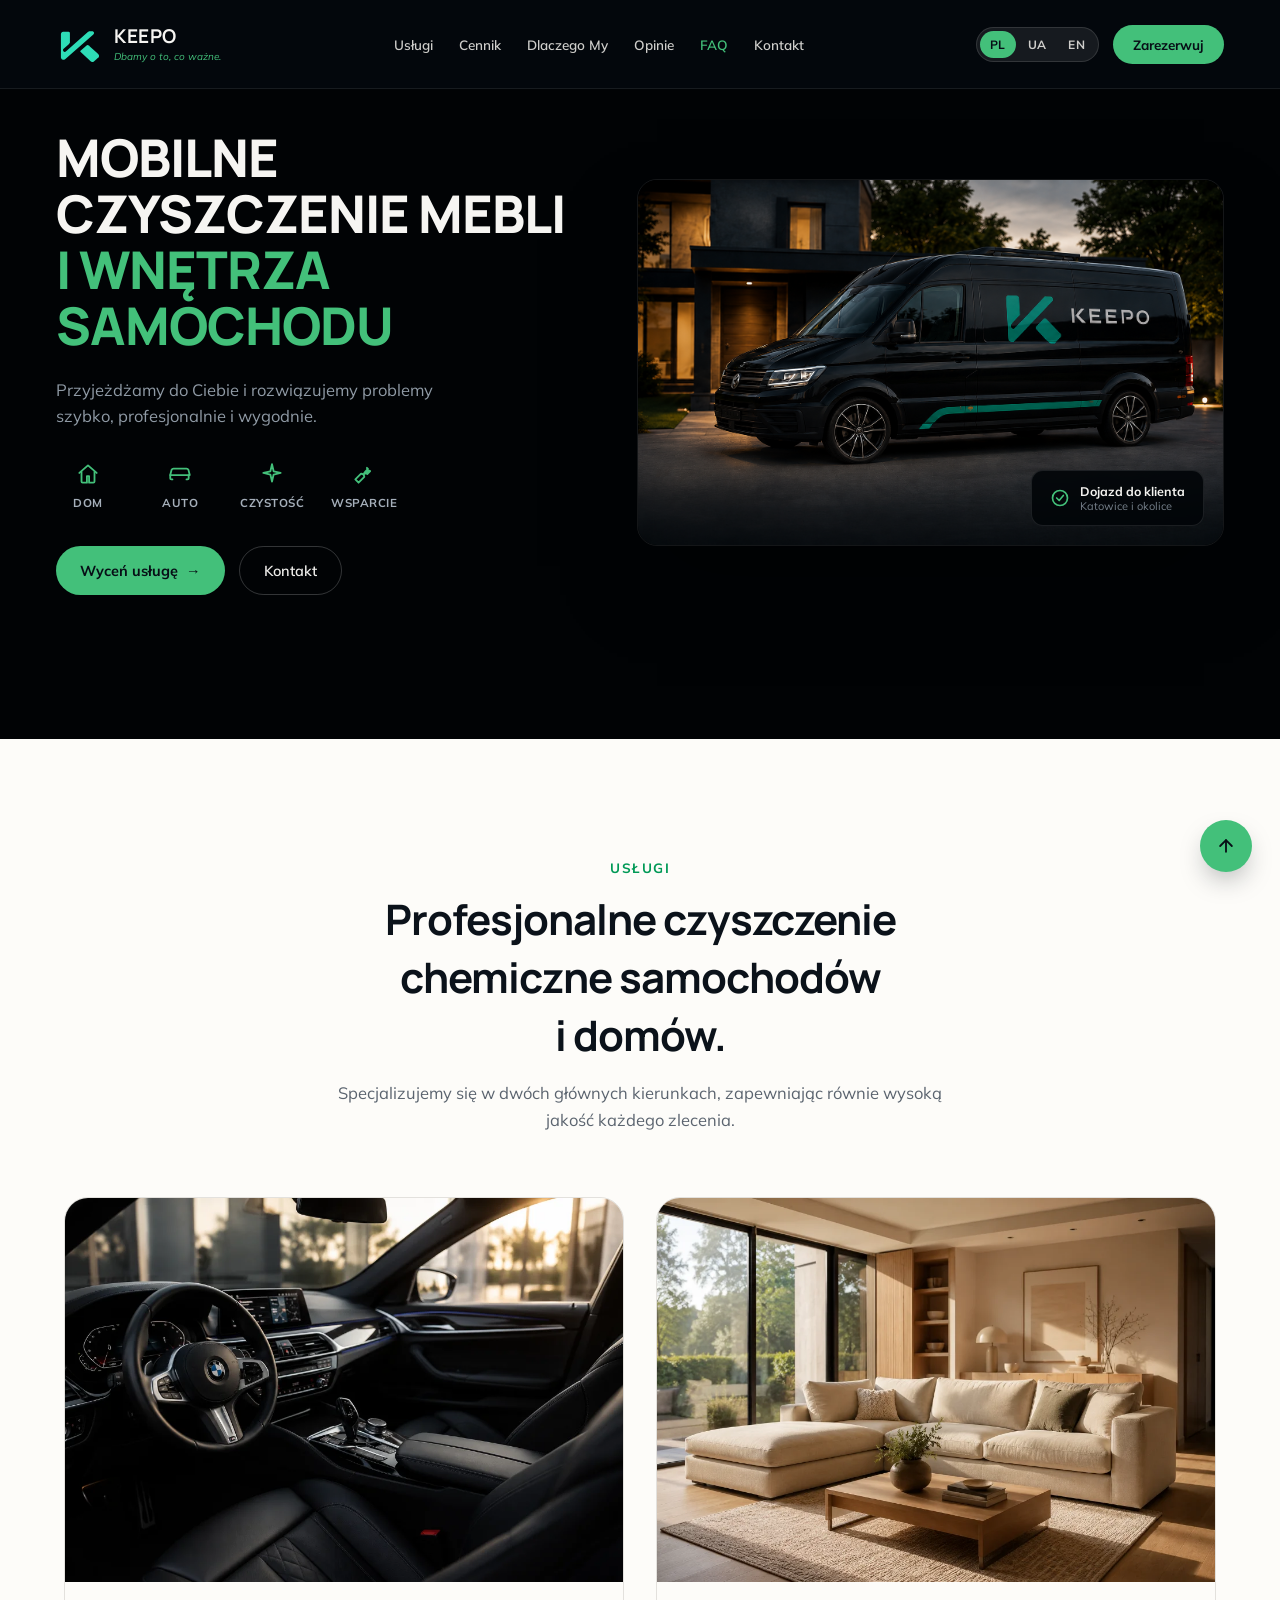
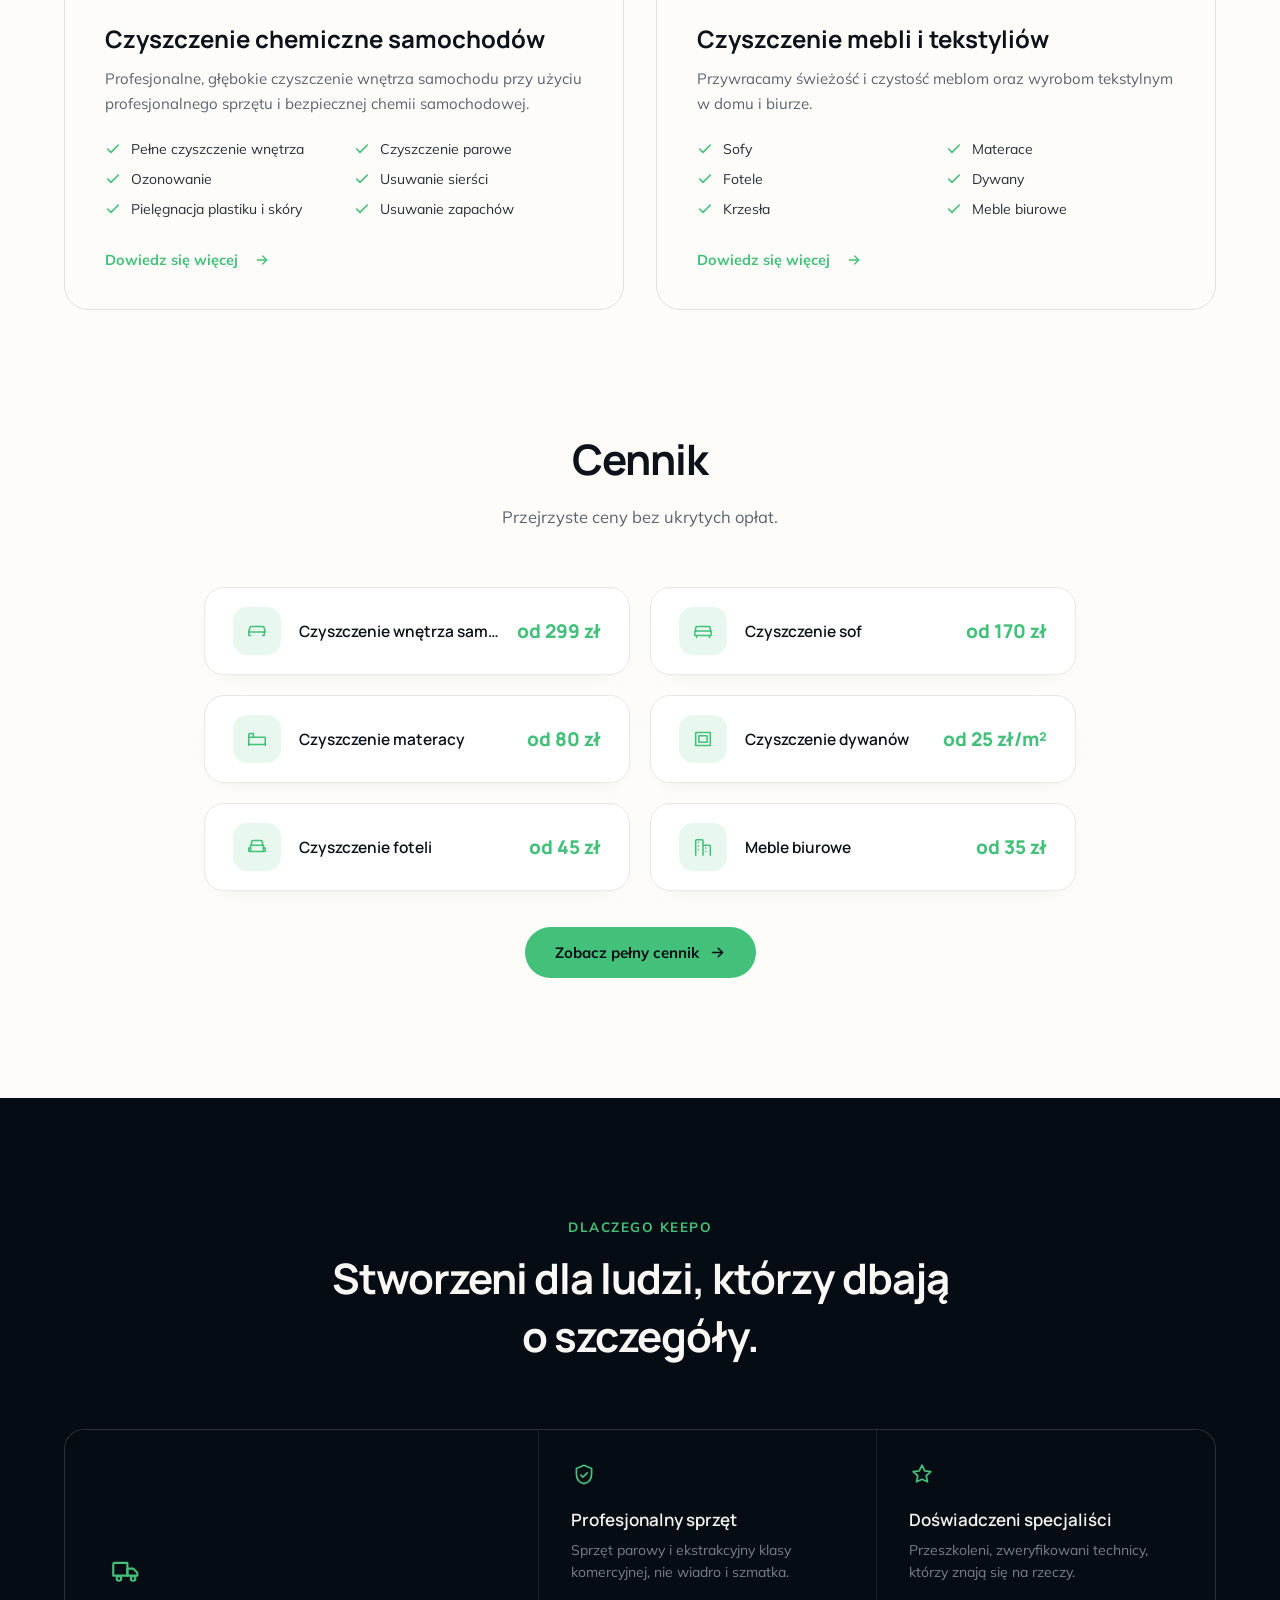
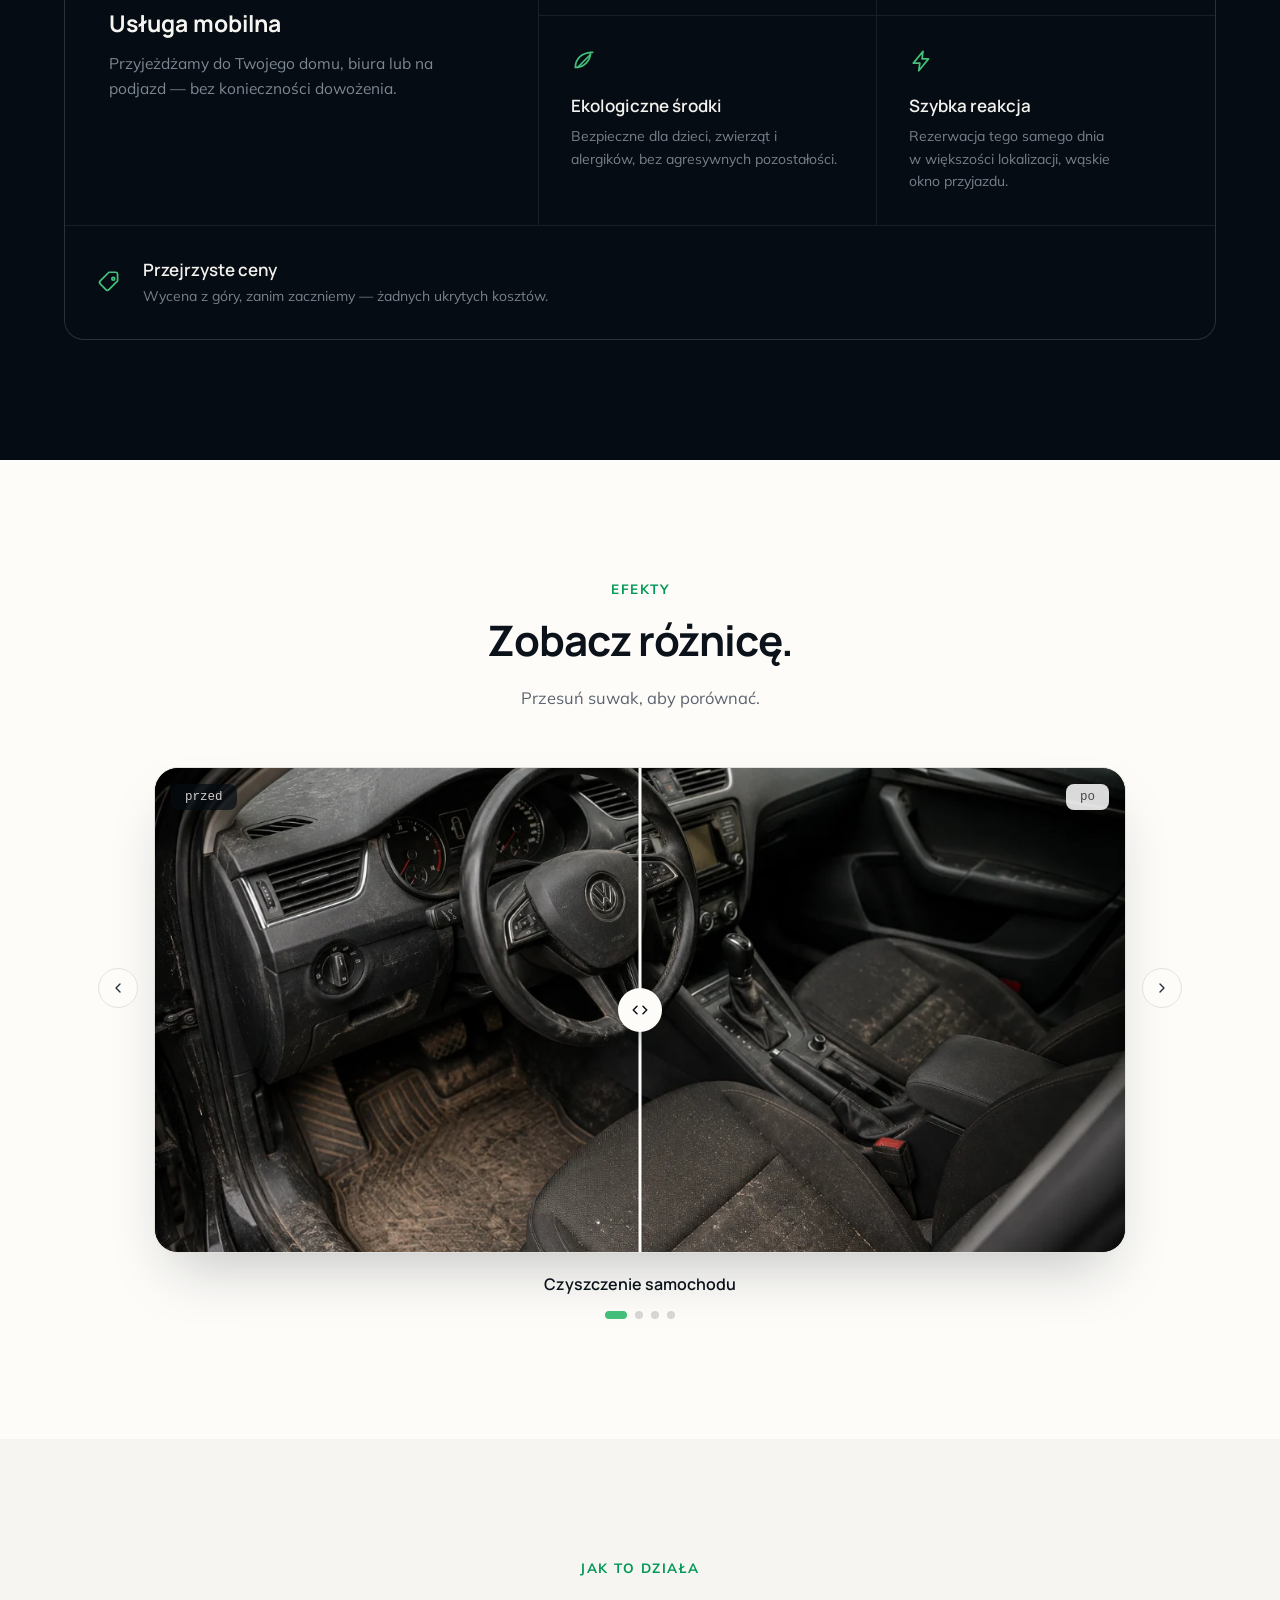
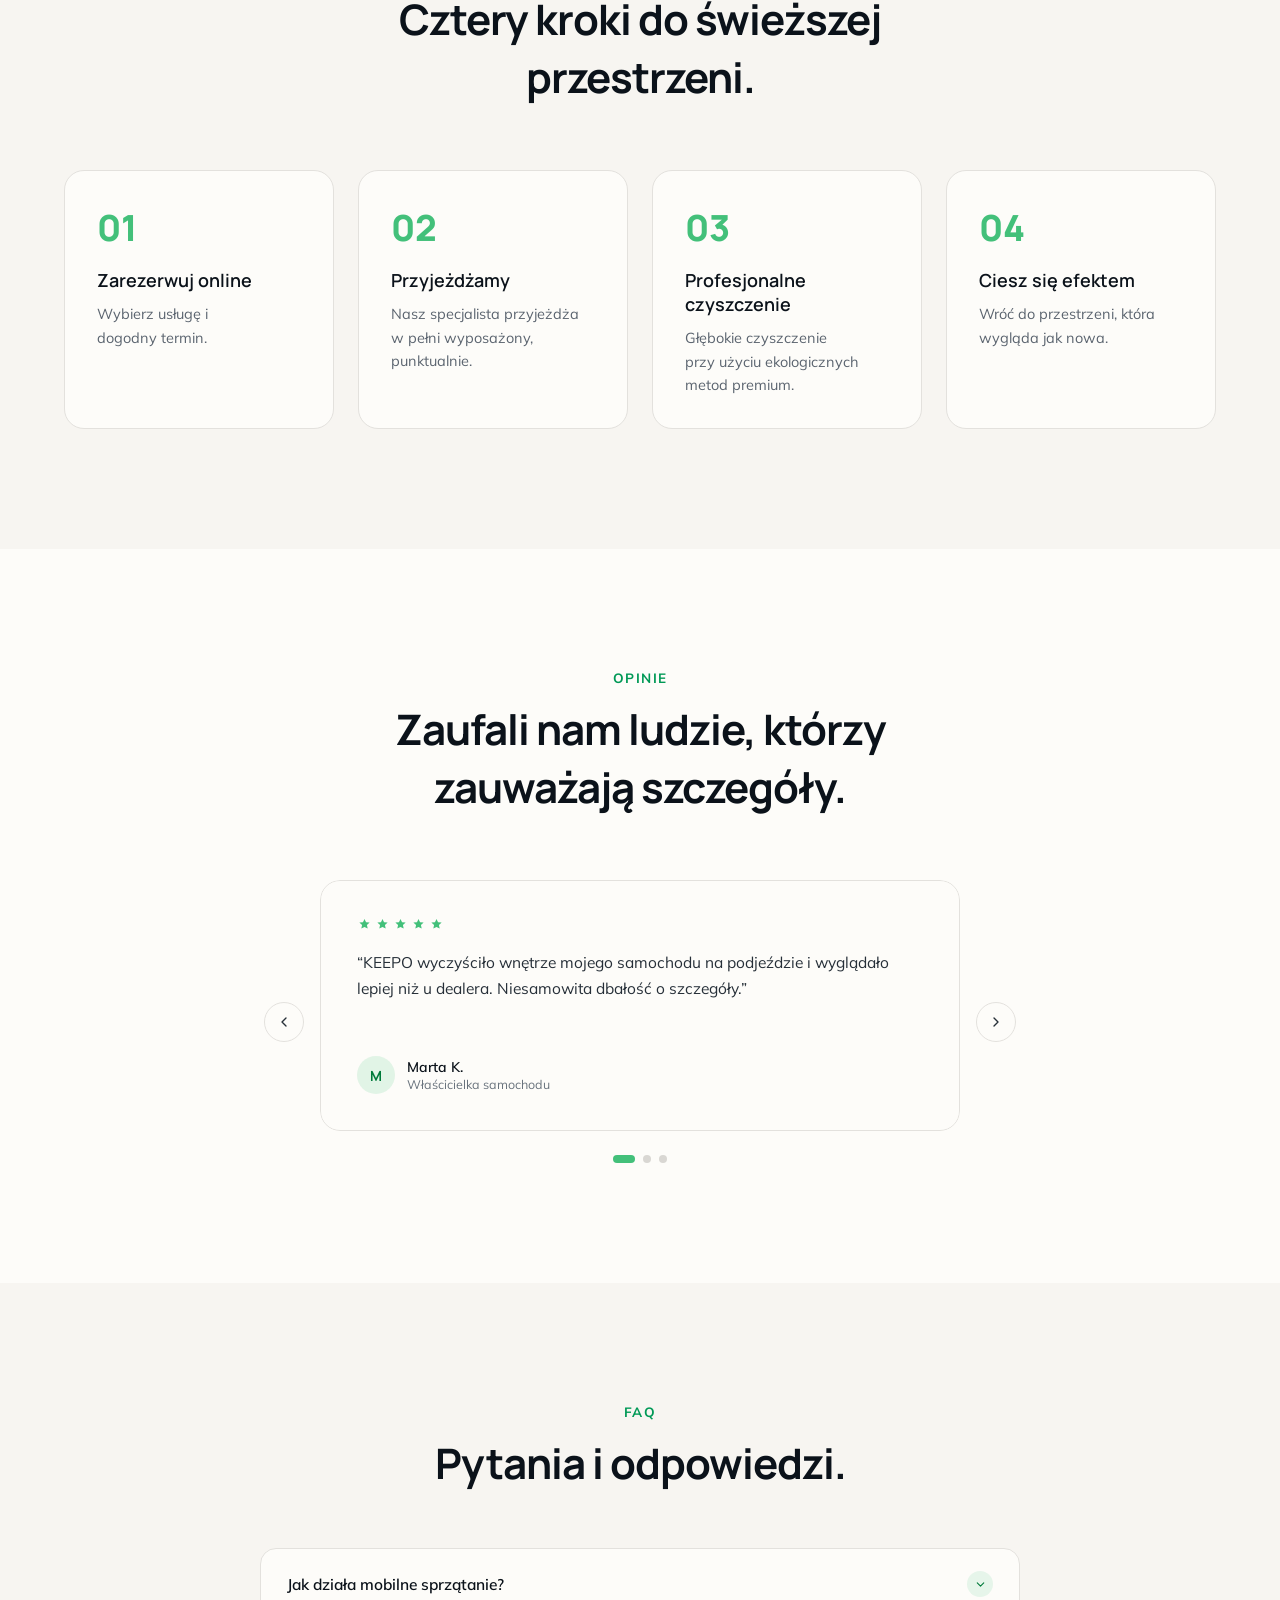
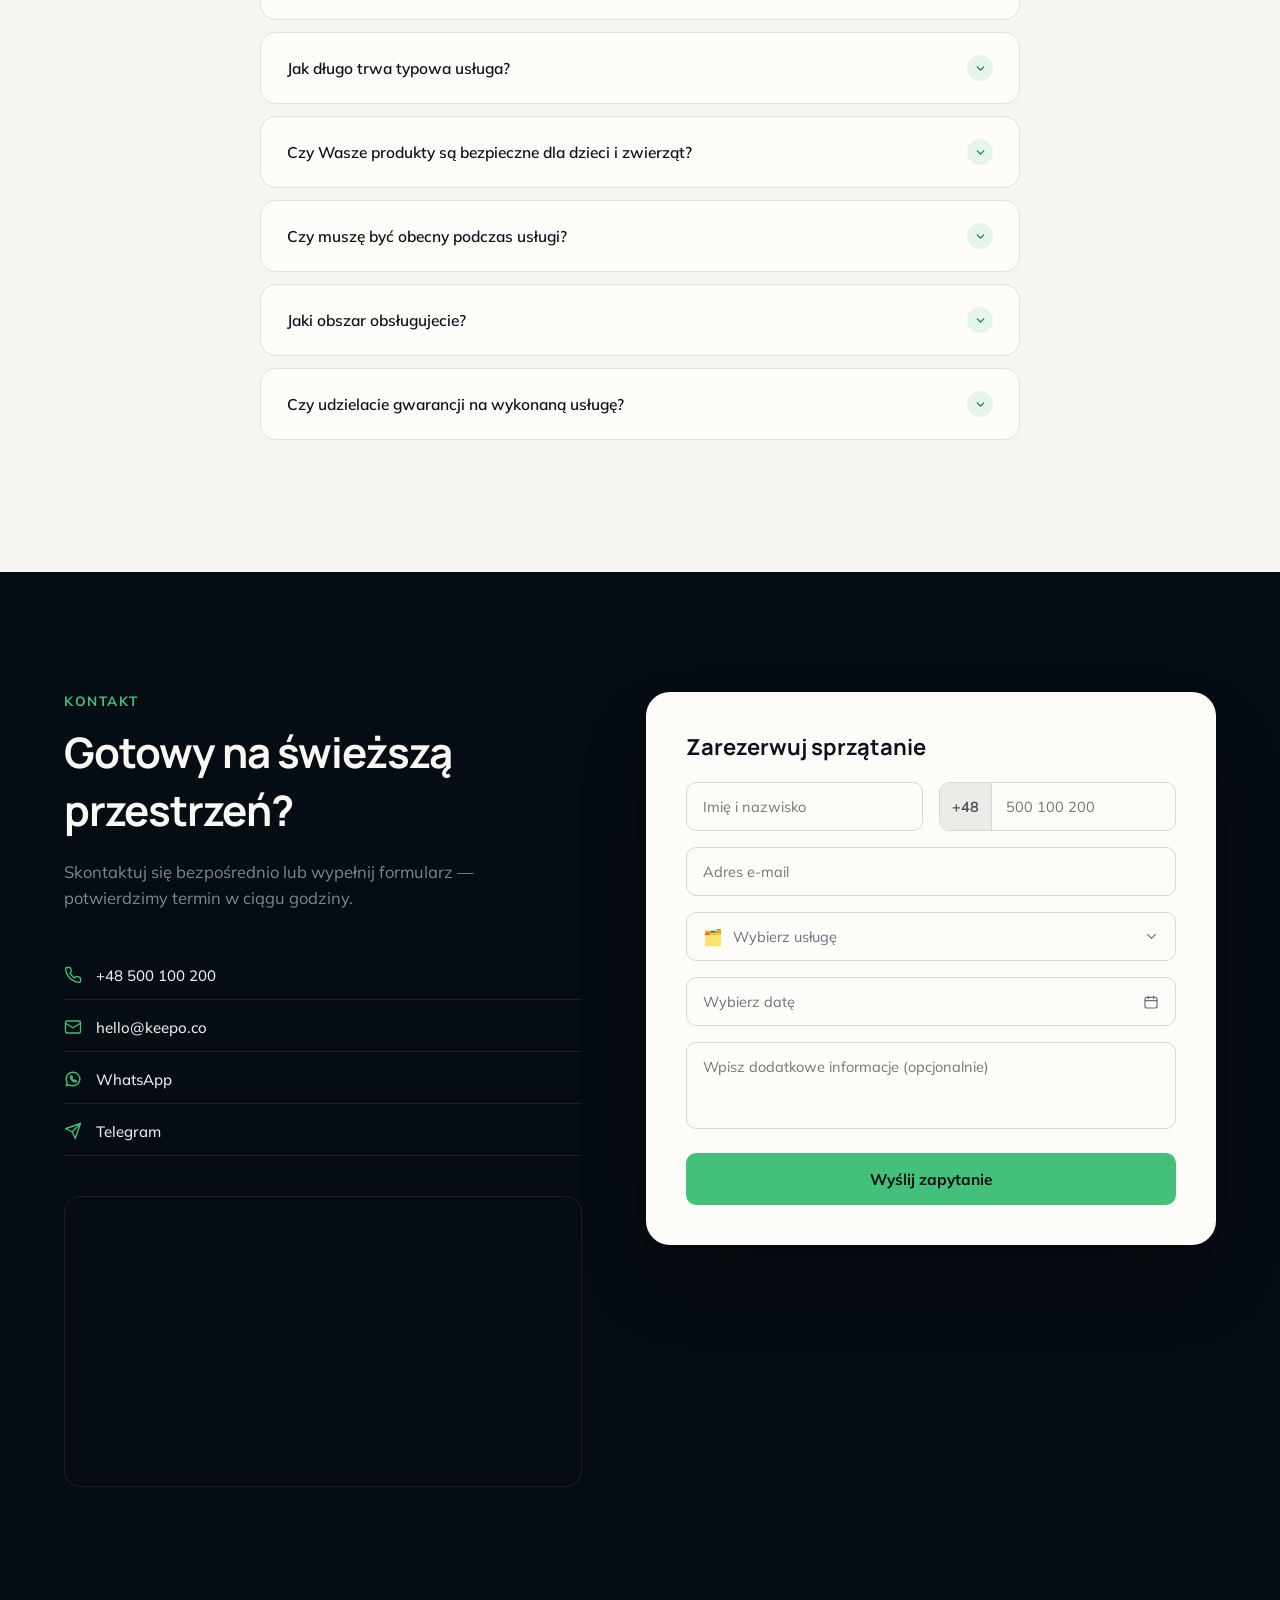
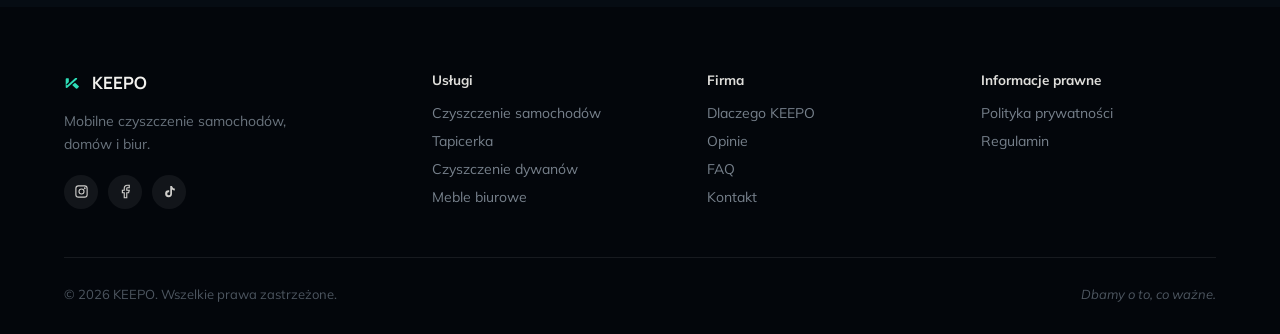
<file: index.html>
<!DOCTYPE html>
<html lang="pl" data-lang="pl">
<head>
<meta charset="utf-8">
<meta name="viewport" content="width=device-width, initial-scale=1">
<title>KEEPO — Mobilna chemiczna czyszczenie samochodów i domów</title>
<meta name="description" content="KEEPO — mobilne czyszczenie chemiczne samochodów, mebli i tekstyliów. Przyjeżdżamy do Ciebie w Katowicach i okolicy.">
<link rel="stylesheet" href="css/styles.css">
</head>
<body data-page="index" style="font-family:'Mulish',sans-serif;background:oklch(0.99 0.004 90);color:oklch(0.18 0.02 250)">

<!-- NAV -->
<div class="keepo-navbar" style="position:fixed;top:0;left:0;right:0;z-index:100;display:flex;align-items:center;justify-content:space-between;padding:14px 56px;background:oklch(0.13 0.016 250 / 0.94);backdrop-filter:blur(16px);border-bottom:1px solid oklch(1 0 0 / 0.08)">
  <a href="#hometop" style="display:flex;align-items:center;gap:6px;text-decoration:none">
    <svg class="keepo-nav-logo" width="52" height="60" viewBox="0 0 475 357" style="flex:none">
      <defs><linearGradient id="keepoGradNav" x1="0" y1="357" x2="475" y2="0"><stop offset="0%" stop-color="#27d7b0"></stop><stop offset="100%" stop-color="#39e6c2"></stop></linearGradient></defs>
      <path d="M 282 189 L 224 240 L 222 244 L 223 249 L 316 335 L 328 342 L 339 342 L 349 336 L 389 300 L 393 292 L 392 279 L 378 264 L 299 193 L 290 188 Z" fill="url(#keepoGradNav)"></path>
      <path d="M 345 69 L 335 62 L 303 62 L 291 68 L 90 248 L 81 251 L 72 249 L 65 241 L 64 232 L 67 224 L 117 180 L 127 167 L 127 78 L 123 70 L 115 66 L 64 66 L 53 71 L 48 77 L 45 86 L 45 301 L 50 315 L 56 320 L 65 323 L 75 322 L 86 316 L 341 92 L 348 80 Z" fill="url(#keepoGradNav)"></path>
    </svg>
    <div style="display:flex;flex-direction:column;line-height:1.1;gap:4px">
      <span style="font-family:'Manrope',sans-serif;font-weight:700;font-size:19px;letter-spacing:0.5px;color:oklch(0.97 0.004 90)">KEEPO</span>
      <span style="font-size:10px;font-style:italic;color:oklch(0.72 0.15 155)" data-i18n="tagline"></span>
    </div>
  </a>
  <div class="keepo-nav-links">
    <a href="#services" data-section="services" data-i18n="nav.services" style="color:oklch(0.85 0.004 90);text-decoration:none;font-size:13.5px;font-weight:600;white-space:nowrap"></a>
    <a href="pricing.html" data-i18n="nav.pricing" style="color:oklch(0.85 0.004 90);text-decoration:none;font-size:13.5px;font-weight:600;white-space:nowrap"></a>
    <a href="#why" data-section="why" data-i18n="nav.why" style="color:oklch(0.85 0.004 90);text-decoration:none;font-size:13.5px;font-weight:600;white-space:nowrap"></a>
    <a href="#reviews" data-section="reviews" data-i18n="nav.reviews" style="color:oklch(0.85 0.004 90);text-decoration:none;font-size:13.5px;font-weight:600;white-space:nowrap"></a>
    <a href="#faq" data-section="faq" data-i18n="nav.faq" style="color:oklch(0.85 0.004 90);text-decoration:none;font-size:13.5px;font-weight:600;white-space:nowrap"></a>
    <a href="contacts.html" data-i18n="nav.contact" style="color:oklch(0.85 0.004 90);text-decoration:none;font-size:13.5px;font-weight:600;white-space:nowrap"></a>
  </div>
  <div style="display:flex;align-items:center;gap:14px">
    <div class="keepo-nav-desktop-extra" style="display:flex;align-items:center;background:oklch(1 0 0 / 0.08);border:1px solid oklch(1 0 0 / 0.12);border-radius:100px;padding:3px;gap:2px">
      <button class="keepo-lang-btn" data-lang-btn="pl" style="border:none;cursor:pointer;padding:6px 10px;border-radius:100px;font-size:12px;font-weight:700;letter-spacing:0.3px">PL</button>
      <button class="keepo-lang-btn" data-lang-btn="ua" style="border:none;cursor:pointer;padding:6px 10px;border-radius:100px;font-size:12px;font-weight:700;letter-spacing:0.3px">UA</button>
      <button class="keepo-lang-btn" data-lang-btn="en" style="border:none;cursor:pointer;padding:6px 10px;border-radius:100px;font-size:12px;font-weight:700;letter-spacing:0.3px">EN</button>
    </div>
    <a href="#contact" class="keepo-nav-book keepo-nav-desktop-extra" data-i18n="nav.bookNow" style="background:oklch(0.72 0.15 155);color:oklch(0.16 0.02 250);text-decoration:none;font-weight:700;font-size:13.5px;padding:11px 20px;border-radius:100px;white-space:nowrap"></a>
    <button class="keepo-nav-toggle" aria-label="Menu" style="width:44px;height:44px;border-radius:8px;background:oklch(1 0 0 / 0.08);border:1px solid oklch(1 0 0 / 0.12);cursor:pointer">
      <svg width="18" height="18" viewBox="0 0 24 24" fill="none" stroke="oklch(0.95 0.004 90)" stroke-width="2" stroke-linecap="round"><path d="M4 6h16M4 12h16M4 18h16"></path></svg>
    </button>
  </div>
  <div class="keepo-mobile-menu" style="display:none;position:absolute;top:100%;left:0;right:0;background:oklch(0.11 0.014 250 / 0.98);backdrop-filter:blur(16px);border-bottom:1px solid oklch(1 0 0 / 0.08);flex-direction:column;padding:12px 24px 20px">
    <a href="#services" data-section="services" data-i18n="nav.services" style="color:oklch(0.85 0.004 90);text-decoration:none;font-size:15px;font-weight:600;padding:12px 0;border-bottom:1px solid oklch(1 0 0 / 0.06)"></a>
    <a href="pricing.html" data-i18n="nav.pricing" style="color:oklch(0.85 0.004 90);text-decoration:none;font-size:15px;font-weight:600;padding:12px 0;border-bottom:1px solid oklch(1 0 0 / 0.06)"></a>
    <a href="#why" data-section="why" data-i18n="nav.why" style="color:oklch(0.85 0.004 90);text-decoration:none;font-size:15px;font-weight:600;padding:12px 0;border-bottom:1px solid oklch(1 0 0 / 0.06)"></a>
    <a href="#reviews" data-section="reviews" data-i18n="nav.reviews" style="color:oklch(0.85 0.004 90);text-decoration:none;font-size:15px;font-weight:600;padding:12px 0;border-bottom:1px solid oklch(1 0 0 / 0.06)"></a>
    <a href="#faq" data-section="faq" data-i18n="nav.faq" style="color:oklch(0.85 0.004 90);text-decoration:none;font-size:15px;font-weight:600;padding:12px 0;border-bottom:1px solid oklch(1 0 0 / 0.06)"></a>
    <a href="contacts.html" data-i18n="nav.contact" style="color:oklch(0.85 0.004 90);text-decoration:none;font-size:15px;font-weight:600;padding:12px 0"></a>
    <a href="#contact" data-i18n="nav.bookNow" style="margin-top:14px;text-align:center;background:oklch(0.72 0.15 155);color:oklch(0.16 0.02 250);text-decoration:none;font-weight:700;font-size:15px;padding:14px;border-radius:10px"></a>
    <div style="display:flex;align-items:center;justify-content:center;gap:8px;margin-top:16px">
      <button class="keepo-lang-btn" data-lang-btn="pl" style="border:none;cursor:pointer;padding:10px 16px;border-radius:100px;font-size:13px;font-weight:700;letter-spacing:0.3px">PL</button>
      <button class="keepo-lang-btn" data-lang-btn="ua" style="border:none;cursor:pointer;padding:10px 16px;border-radius:100px;font-size:13px;font-weight:700;letter-spacing:0.3px">UA</button>
      <button class="keepo-lang-btn" data-lang-btn="en" style="border:none;cursor:pointer;padding:10px 16px;border-radius:100px;font-size:13px;font-weight:700;letter-spacing:0.3px">EN</button>
    </div>
  </div>
</div>

<!-- HERO -->
<div id="hometop" style="background:oklch(0.09 0.012 250);padding:130px 56px 80px">
  <div class="keepo-hero-grid" style="display:grid;grid-template-columns:1fr 1.1fr;gap:48px;align-items:center;max-width:1440px;margin:0 auto;padding-bottom:64px">
    <div>
      <h1 style="font-family:'Manrope',sans-serif;font-weight:800;font-size:clamp(34px,4.6vw,52px);line-height:1.08;letter-spacing:-1px;margin:0 0 22px" class="fade-in-up">
        <span style="color:oklch(0.97 0.004 90)" data-i18n="hero.line1"></span><br>
        <span style="color:oklch(0.72 0.15 155)" data-i18n="hero.line2"></span>
      </h1>
      <p style="font-size:16.5px;line-height:1.6;color:oklch(0.68 0.02 250);max-width:420px;margin:0 0 32px" class="fade-in-up-1" data-i18n="hero.sub"></p>
      <div class="keepo-hero-chips fade-in-up-2" data-hero-chips style="display:flex;gap:28px;margin-bottom:36px;flex-wrap:wrap"></div>
      <div class="fade-in-up-3" style="display:flex;gap:14px;flex-wrap:wrap">
        <a href="#contact" class="keepo-hero-cta-primary" style="display:inline-flex;align-items:center;gap:8px;background-color:oklch(0.72 0.15 155);color:oklch(0.16 0.02 250);text-decoration:none;font-weight:700;font-size:14.5px;padding:14px 24px;border-radius:100px"><span data-i18n="hero.cta1"></span> →</a>
        <a href="contacts.html" class="keepo-hero-cta-secondary" style="background:transparent;color:oklch(0.95 0.004 90);text-decoration:none;font-weight:600;font-size:14.5px;padding:14px 24px;border-radius:100px;border:1px solid oklch(1 0 0 / 0.2)" data-i18n="hero.cta2"></a>
      </div>
    </div>
    <div class="keepo-van-float" style="position:relative">
      <div class="keepo-van-visual" style="position:relative;border-radius:20px;overflow:hidden;aspect-ratio:16/10;border:1px solid oklch(1 0 0 / 0.08);box-shadow:0 40px 80px -20px oklch(0 0 0 / 0.5)">
        <img src="assets/hero-van.png" alt="KEEPO service van" style="width:100%;height:100%;object-fit:cover;display:block">
      </div>
      <div class="keepo-hero-badge" style="position:absolute;bottom:20px;right:20px;background:oklch(0.11 0.014 250 / 0.9);backdrop-filter:blur(8px);border:1px solid oklch(1 0 0 / 0.1);border-radius:12px;padding:12px 18px;display:flex;align-items:center;gap:10px">
        <svg width="20" height="20" viewBox="0 0 24 24" fill="none" stroke="oklch(0.72 0.15 155)" stroke-width="2" stroke-linecap="round" stroke-linejoin="round"><circle cx="12" cy="12" r="9"></circle><path d="M8 12l3 3 5-6"></path></svg>
        <div>
          <div style="font-size:12.5px;font-weight:700;color:oklch(0.96 0.004 90)" data-i18n="hero.badgeTitle"></div>
          <div style="font-size:11px;color:oklch(0.6 0.02 250)" data-i18n="hero.badgeSub"></div>
        </div>
      </div>
    </div>
  </div>
</div>

<!-- SERVICES -->
<div id="services" style="padding:120px 64px;max-width:1280px;margin:0 auto">
  <div style="text-align:center;max-width:640px;margin:0 auto 64px">
    <div style="font-size:13.5px;font-weight:700;letter-spacing:1.5px;color:oklch(0.6 0.15 155);text-transform:uppercase;margin-bottom:14px" data-i18n="services.eyebrow"></div>
    <h2 style="font-family:'Manrope',sans-serif;font-weight:700;font-size:clamp(28px,3.4vw,42px);letter-spacing:-1px;margin:0 0 16px" data-i18n="services.title"></h2>
    <p style="font-size:16.5px;color:oklch(0.5 0.02 250);line-height:1.6;margin:0" data-i18n="services.sub"></p>
  </div>
  <div class="keepo-services-grid">
    <div class="keepo-svc-card" data-svc-car style="background:oklch(0.99 0.004 90);border:1px solid oklch(0.91 0.006 90);border-radius:24px;overflow:hidden;display:flex;flex-direction:column">
      <div style="aspect-ratio:16/11;overflow:hidden">
        <img src="assets/service-car.webp" alt="Car interior detailing" class="keepo-svc-img" style="width:100%;height:100%;object-fit:cover">
      </div>
      <div class="keepo-svc-card-body" style="padding:40px;display:flex;flex-direction:column;flex:1">
        <h3 data-svc-title style="font-family:'Manrope',sans-serif;font-weight:700;font-size:24px;margin:0 0 12px"></h3>
        <p data-svc-desc style="font-size:15px;color:oklch(0.5 0.02 250);line-height:1.65;margin:0 0 24px"></p>
        <div data-svc-features style="display:grid;grid-template-columns:1fr 1fr;gap:12px 20px;margin-bottom:32px"></div>
        <a href="#contact" data-svc-more class="keepo-svc-btn" style="margin-top:auto;display:inline-flex;align-items:center;gap:8px;color:oklch(0.72 0.15 155);text-decoration:none;font-weight:700;font-size:14.5px">
          <span></span>
          <svg width="16" height="16" viewBox="0 0 24 24" fill="none" stroke="oklch(0.72 0.15 155)" stroke-width="2" stroke-linecap="round" stroke-linejoin="round"><path d="M5 12h14"></path><path d="M13 6l6 6-6 6"></path></svg>
        </a>
      </div>
    </div>
    <div class="keepo-svc-card" data-svc-home style="background:oklch(0.99 0.004 90);border:1px solid oklch(0.91 0.006 90);border-radius:24px;overflow:hidden;display:flex;flex-direction:column">
      <div style="aspect-ratio:16/11;overflow:hidden">
        <img src="assets/service-home.webp" alt="Furniture and sofa cleaning" class="keepo-svc-img" style="width:100%;height:100%;object-fit:cover">
      </div>
      <div class="keepo-svc-card-body" style="padding:40px;display:flex;flex-direction:column;flex:1">
        <h3 data-svc-title style="font-family:'Manrope',sans-serif;font-weight:700;font-size:24px;margin:0 0 12px"></h3>
        <p data-svc-desc style="font-size:15px;color:oklch(0.5 0.02 250);line-height:1.65;margin:0 0 24px"></p>
        <div data-svc-features style="display:grid;grid-template-columns:1fr 1fr;gap:12px 20px;margin-bottom:32px"></div>
        <a href="#contact" data-svc-more class="keepo-svc-btn" style="margin-top:auto;display:inline-flex;align-items:center;gap:8px;color:oklch(0.72 0.15 155);text-decoration:none;font-weight:700;font-size:14.5px">
          <span></span>
          <svg width="16" height="16" viewBox="0 0 24 24" fill="none" stroke="oklch(0.72 0.15 155)" stroke-width="2" stroke-linecap="round" stroke-linejoin="round"><path d="M5 12h14"></path><path d="M13 6l6 6-6 6"></path></svg>
        </a>
      </div>
    </div>
  </div>
</div>

<!-- PRICING PREVIEW -->
<div id="pricing-preview" style="padding:0 64px 120px;max-width:1000px;margin:0 auto">
  <div style="text-align:center;max-width:640px;margin:0 auto 56px">
    <h2 style="font-family:'Manrope',sans-serif;font-weight:700;font-size:clamp(28px,3.4vw,42px);letter-spacing:-1px;margin:0 0 16px" data-i18n="pricingPreview.title"></h2>
    <p style="font-size:16.5px;color:oklch(0.5 0.02 250);line-height:1.6;margin:0" data-i18n="pricingPreview.sub"></p>
  </div>
  <div class="keepo-price-grid" data-price-grid style="display:grid;grid-template-columns:repeat(auto-fit,minmax(280px,1fr));gap:20px;margin-bottom:36px"></div>
  <div style="text-align:center">
    <a href="pricing.html" style="display:inline-flex;align-items:center;gap:10px;background:oklch(0.72 0.15 155);color:oklch(0.16 0.02 250);text-decoration:none;font-weight:700;font-size:15px;padding:16px 30px;border-radius:100px">
      <span data-i18n="pricingPreview.cta"></span>
      <svg width="17" height="17" viewBox="0 0 24 24" fill="none" stroke="oklch(0.16 0.02 250)" stroke-width="2.2" stroke-linecap="round" stroke-linejoin="round"><path d="M5 12h14"></path><path d="M13 6l6 6-6 6"></path></svg>
    </a>
  </div>
</div>

<!-- WHY CHOOSE -->
<div id="why" style="background:oklch(0.15 0.018 250);padding:120px 64px">
  <div style="max-width:1280px;margin:0 auto">
    <div style="text-align:center;max-width:640px;margin:0 auto 64px">
      <div style="font-size:13.5px;font-weight:700;letter-spacing:1.5px;color:oklch(0.72 0.15 155);text-transform:uppercase;margin-bottom:14px" data-i18n="why.eyebrow"></div>
      <h2 style="font-family:'Manrope',sans-serif;font-weight:700;font-size:clamp(28px,3.4vw,42px);letter-spacing:-1px;margin:0 0 16px;color:oklch(0.98 0.004 90)" data-i18n="why.title"></h2>
    </div>
    <div class="keepo-why-grid" style="background:oklch(1 0 0 / 0.08);border:1px solid oklch(1 0 0 / 0.08);border-radius:20px;overflow:hidden">
      <div class="keepo-why-mobile" style="background:oklch(0.15 0.018 250);padding:44px;display:flex;flex-direction:column;justify-content:center">
        <svg width="34" height="34" viewBox="0 0 24 24" fill="none" stroke="oklch(0.72 0.15 155)" stroke-width="1.5" stroke-linecap="round" stroke-linejoin="round" style="margin-bottom:20px"><path d="M3 16V8a1 1 0 0 1 1-1h9v9H4a1 1 0 0 1-1-1z"></path><path d="M13 11h4l3 3v2h-7v-5z"></path><circle cx="7" cy="18" r="1.6"></circle><circle cx="17" cy="18" r="1.6"></circle></svg>
        <h3 data-why-mobile-title style="font-family:'Manrope',sans-serif;font-weight:700;font-size:23px;color:oklch(0.97 0.004 90);margin:0 0 12px"></h3>
        <p data-why-mobile-desc style="font-size:15.5px;color:oklch(0.62 0.02 250);line-height:1.65;margin:0;max-width:360px"></p>
      </div>
      <div class="keepo-why-equipment" style="background:oklch(0.15 0.018 250);padding:32px">
        <svg width="26" height="26" viewBox="0 0 24 24" fill="none" stroke="oklch(0.72 0.15 155)" stroke-width="1.6" stroke-linecap="round" stroke-linejoin="round" style="margin-bottom:16px"><path d="M12 3l7 3v5c0 5-3 8-7 9-4-1-7-4-7-9V6l7-3z"></path><path d="M9 12l2 2 4-4"></path></svg>
        <h3 data-why-equipment-title style="font-family:'Manrope',sans-serif;font-weight:600;font-size:17px;color:oklch(0.96 0.004 90);margin:0 0 8px"></h3>
        <p data-why-equipment-desc style="font-size:14px;color:oklch(0.6 0.02 250);line-height:1.6;margin:0"></p>
      </div>
      <div class="keepo-why-experienced" style="background:oklch(0.15 0.018 250);padding:32px">
        <svg width="26" height="26" viewBox="0 0 24 24" fill="none" stroke="oklch(0.72 0.15 155)" stroke-width="1.6" stroke-linecap="round" stroke-linejoin="round" style="margin-bottom:16px"><path d="M12 3l2.5 5.2 5.7.6-4.3 3.9 1.2 5.6L12 15.9 6.9 18.3l1.2-5.6L3.8 8.8l5.7-.6L12 3z"></path></svg>
        <h3 data-why-experienced-title style="font-family:'Manrope',sans-serif;font-weight:600;font-size:17px;color:oklch(0.96 0.004 90);margin:0 0 8px"></h3>
        <p data-why-experienced-desc style="font-size:14px;color:oklch(0.6 0.02 250);line-height:1.6;margin:0"></p>
      </div>
      <div class="keepo-why-eco" style="background:oklch(0.15 0.018 250);padding:32px">
        <svg width="26" height="26" viewBox="0 0 24 24" fill="none" stroke="oklch(0.72 0.15 155)" stroke-width="1.6" stroke-linecap="round" stroke-linejoin="round" style="margin-bottom:16px"><path d="M20 4C10 4 4 10 4 18c8 0 14-6 14-14z"></path><path d="M6 18C10 14 14 10 18 6"></path></svg>
        <h3 data-why-eco-title style="font-family:'Manrope',sans-serif;font-weight:600;font-size:17px;color:oklch(0.96 0.004 90);margin:0 0 8px"></h3>
        <p data-why-eco-desc style="font-size:14px;color:oklch(0.6 0.02 250);line-height:1.6;margin:0"></p>
      </div>
      <div class="keepo-why-fast" style="background:oklch(0.15 0.018 250);padding:32px">
        <svg width="26" height="26" viewBox="0 0 24 24" fill="none" stroke="oklch(0.72 0.15 155)" stroke-width="1.6" stroke-linecap="round" stroke-linejoin="round" style="margin-bottom:16px"><path d="M13 3 4 14h6l-1 7 9-11h-6l1-7z"></path></svg>
        <h3 data-why-fast-title style="font-family:'Manrope',sans-serif;font-weight:600;font-size:17px;color:oklch(0.96 0.004 90);margin:0 0 8px"></h3>
        <p data-why-fast-desc style="font-size:14px;color:oklch(0.6 0.02 250);line-height:1.6;margin:0"></p>
      </div>
      <div class="keepo-why-pricing" style="background:oklch(0.15 0.018 250);padding:32px;display:flex;align-items:center;gap:20px">
        <svg width="26" height="26" viewBox="0 0 24 24" fill="none" stroke="oklch(0.72 0.15 155)" stroke-width="1.6" stroke-linecap="round" stroke-linejoin="round" style="flex:none"><path d="M3 11l8-8h6a2 2 0 0 1 2 2v6l-8 8a2 2 0 0 1-2.8 0l-5.2-5.2a2 2 0 0 1 0-2.8z"></path><circle cx="15" cy="9" r="1.3"></circle></svg>
        <div>
          <h3 data-why-pricing-title style="font-family:'Manrope',sans-serif;font-weight:600;font-size:17px;color:oklch(0.96 0.004 90);margin:0 0 4px"></h3>
          <p data-why-pricing-desc style="font-size:14px;color:oklch(0.6 0.02 250);line-height:1.6;margin:0"></p>
        </div>
      </div>
    </div>
  </div>
</div>

<!-- BEFORE / AFTER -->
<div class="keepo-ba-section" style="padding:120px 64px;max-width:1100px;margin:0 auto">
  <div style="text-align:center;max-width:640px;margin:0 auto 56px">
    <div style="font-size:13.5px;font-weight:700;letter-spacing:1.5px;color:oklch(0.6 0.15 155);text-transform:uppercase;margin-bottom:14px" data-i18n="ba.eyebrow"></div>
    <h2 style="font-family:'Manrope',sans-serif;font-weight:700;font-size:clamp(28px,3.4vw,42px);letter-spacing:-1px;margin:0 0 16px" data-i18n="ba.title"></h2>
    <p style="font-size:16.5px;color:oklch(0.5 0.02 250);line-height:1.6;margin:0" data-i18n="ba.sub"></p>
  </div>
  <div style="position:relative">
    <div data-ba-frame style="position:relative;aspect-ratio:16/8;border-radius:24px;overflow:hidden;box-shadow:0 30px 60px -20px oklch(0.2 0.02 250 / 0.25);border:1px solid oklch(0.91 0.006 90);background:oklch(0.95 0.006 90);user-select:none;-webkit-user-select:none">
      <div data-ba-placeholder style="display:none;position:absolute;inset:0;align-items:center;justify-content:center;color:oklch(0.6 0.02 250);font-size:14px">No before/after photo uploaded yet</div>
      <div style="position:absolute;inset:0">
        <img data-ba-after-img src="assets/after-car.webp" alt="After cleaning" style="width:100%;height:100%;object-fit:cover;pointer-events:none;-webkit-user-drag:none;user-select:none">
      </div>
      <div style="position:absolute;top:16px;right:16px;font-family:ui-monospace,monospace;font-size:12.5px;color:oklch(0.4 0.006 90);background:oklch(1 0 0 / 0.85);padding:6px 14px;border-radius:8px;pointer-events:none;z-index:2"><span data-ba-after-label></span></div>
      <div data-ba-clip style="position:absolute;inset:0;overflow:hidden">
        <img data-ba-before-img src="assets/before-car.webp" alt="Before cleaning" style="position:absolute;inset:0;width:100%;height:100%;object-fit:cover;pointer-events:none;-webkit-user-drag:none;user-select:none">
        <div style="position:absolute;top:16px;left:16px;font-family:ui-monospace,monospace;font-size:12.5px;color:oklch(0.85 0.006 90);background:oklch(0.15 0.02 250 / 0.7);padding:6px 14px;border-radius:8px;pointer-events:none;z-index:2"><span data-ba-before-label></span></div>
      </div>
      <div data-ba-line style="position:absolute;top:0;bottom:0;left:50%;width:3px;background:oklch(0.99 0.004 90);transform:translateX(-1.5px);box-shadow:0 0 0 1px oklch(0.2 0.02 250 / 0.2);pointer-events:none"></div>
      <div data-ba-handle style="position:absolute;top:50%;left:50%;transform:translate(-50%,-50%);width:44px;height:44px;border-radius:100px;background:oklch(0.99 0.004 90);display:flex;align-items:center;justify-content:center;box-shadow:0 8px 20px oklch(0.2 0.02 250 / 0.25);cursor:ew-resize;z-index:3">
        <svg width="18" height="18" viewBox="0 0 24 24" fill="none" stroke="oklch(0.18 0.02 250)" stroke-width="2" stroke-linecap="round" stroke-linejoin="round"><path d="M8 7l-5 5 5 5"></path><path d="M16 7l5 5-5 5"></path></svg>
      </div>
    </div>
    <div data-ba-title style="text-align:center;margin-top:20px;font-family:'Manrope',sans-serif;font-weight:600;font-size:16px"></div>
    <button data-ba-prev class="keepo-ba-arrow" aria-label="Previous work" style="position:absolute;top:40%;left:-56px;transform:translateY(-50%);width:40px;height:40px;border-radius:100px;border:1px solid oklch(0.91 0.006 90);background:oklch(0.99 0.004 90);display:flex;align-items:center;justify-content:center;cursor:pointer">
      <svg width="16" height="16" viewBox="0 0 24 24" fill="none" stroke="oklch(0.3 0.02 250)" stroke-width="2" stroke-linecap="round" stroke-linejoin="round"><path d="M15 18l-6-6 6-6"></path></svg>
    </button>
    <button data-ba-next class="keepo-ba-arrow" aria-label="Next work" style="position:absolute;top:40%;right:-56px;transform:translateY(-50%);width:40px;height:40px;border-radius:100px;border:1px solid oklch(0.91 0.006 90);background:oklch(0.99 0.004 90);display:flex;align-items:center;justify-content:center;cursor:pointer">
      <svg width="16" height="16" viewBox="0 0 24 24" fill="none" stroke="oklch(0.3 0.02 250)" stroke-width="2" stroke-linecap="round" stroke-linejoin="round"><path d="M9 18l6-6-6-6"></path></svg>
    </button>
    <div data-ba-dots style="display:flex;justify-content:center;gap:8px;margin-top:16px"></div>
  </div>
</div>

<!-- HOW IT WORKS -->
<div id="how" style="background:oklch(0.97 0.006 90);padding:120px 64px">
  <div style="max-width:1280px;margin:0 auto">
    <div style="text-align:center;max-width:640px;margin:0 auto 64px">
      <div style="font-size:13.5px;font-weight:700;letter-spacing:1.5px;color:oklch(0.6 0.15 155);text-transform:uppercase;margin-bottom:14px" data-i18n="how.eyebrow"></div>
      <h2 style="font-family:'Manrope',sans-serif;font-weight:700;font-size:clamp(28px,3.4vw,42px);letter-spacing:-1px;margin:0" data-i18n="how.title"></h2>
    </div>
    <div style="display:grid;grid-template-columns:repeat(auto-fit,minmax(240px,1fr));gap:24px">
      <div class="keepo-step-card" style="background:oklch(0.99 0.004 90);border-radius:20px;padding:32px;border:1px solid oklch(0.91 0.006 90)">
        <div style="font-family:'Manrope',sans-serif;font-weight:800;font-size:36px;color:oklch(0.72 0.15 155);margin-bottom:16px">01</div>
        <h3 data-how-s1-title style="font-family:'Manrope',sans-serif;font-weight:600;font-size:18px;margin:0 0 10px"></h3>
        <p data-how-s1-desc style="font-size:14.5px;color:oklch(0.5 0.02 250);line-height:1.6;margin:0"></p>
      </div>
      <div class="keepo-step-card" style="background:oklch(0.99 0.004 90);border-radius:20px;padding:32px;border:1px solid oklch(0.91 0.006 90)">
        <div style="font-family:'Manrope',sans-serif;font-weight:800;font-size:36px;color:oklch(0.72 0.15 155);margin-bottom:16px">02</div>
        <h3 data-how-s2-title style="font-family:'Manrope',sans-serif;font-weight:600;font-size:18px;margin:0 0 10px"></h3>
        <p data-how-s2-desc style="font-size:14.5px;color:oklch(0.5 0.02 250);line-height:1.6;margin:0"></p>
      </div>
      <div class="keepo-step-card" style="background:oklch(0.99 0.004 90);border-radius:20px;padding:32px;border:1px solid oklch(0.91 0.006 90)">
        <div style="font-family:'Manrope',sans-serif;font-weight:800;font-size:36px;color:oklch(0.72 0.15 155);margin-bottom:16px">03</div>
        <h3 data-how-s3-title style="font-family:'Manrope',sans-serif;font-weight:600;font-size:18px;margin:0 0 10px"></h3>
        <p data-how-s3-desc style="font-size:14.5px;color:oklch(0.5 0.02 250);line-height:1.6;margin:0"></p>
      </div>
      <div class="keepo-step-card" style="background:oklch(0.99 0.004 90);border-radius:20px;padding:32px;border:1px solid oklch(0.91 0.006 90)">
        <div style="font-family:'Manrope',sans-serif;font-weight:800;font-size:36px;color:oklch(0.72 0.15 155);margin-bottom:16px">04</div>
        <h3 data-how-s4-title style="font-family:'Manrope',sans-serif;font-weight:600;font-size:18px;margin:0 0 10px"></h3>
        <p data-how-s4-desc style="font-size:14.5px;color:oklch(0.5 0.02 250);line-height:1.6;margin:0"></p>
      </div>
    </div>
  </div>
</div>

<!-- REVIEWS -->
<div id="reviews" style="padding:120px 64px;max-width:1280px;margin:0 auto">
  <div style="text-align:center;max-width:640px;margin:0 auto 64px">
    <div style="font-size:13.5px;font-weight:700;letter-spacing:1.5px;color:oklch(0.6 0.15 155);text-transform:uppercase;margin-bottom:14px" data-i18n="reviews.eyebrow"></div>
    <h2 style="font-family:'Manrope',sans-serif;font-weight:700;font-size:clamp(28px,3.4vw,42px);letter-spacing:-1px;margin:0" data-i18n="reviews.title"></h2>
  </div>
  <div style="max-width:640px;margin:0 auto;position:relative">
    <div style="overflow:hidden;border-radius:20px">
      <div data-reviews-track style="display:flex;transition:transform .45s cubic-bezier(.4,0,.2,1)"></div>
    </div>
    <button data-review-prev class="keepo-review-arrow" aria-label="Previous review" style="position:absolute;top:50%;left:-56px;transform:translateY(-50%);width:40px;height:40px;border-radius:100px;border:1px solid oklch(0.91 0.006 90);background:oklch(0.99 0.004 90);display:flex;align-items:center;justify-content:center;cursor:pointer">
      <svg width="16" height="16" viewBox="0 0 24 24" fill="none" stroke="oklch(0.3 0.02 250)" stroke-width="2" stroke-linecap="round" stroke-linejoin="round"><path d="M15 18l-6-6 6-6"></path></svg>
    </button>
    <button data-review-next class="keepo-review-arrow" aria-label="Next review" style="position:absolute;top:50%;right:-56px;transform:translateY(-50%);width:40px;height:40px;border-radius:100px;border:1px solid oklch(0.91 0.006 90);background:oklch(0.99 0.004 90);display:flex;align-items:center;justify-content:center;cursor:pointer">
      <svg width="16" height="16" viewBox="0 0 24 24" fill="none" stroke="oklch(0.3 0.02 250)" stroke-width="2" stroke-linecap="round" stroke-linejoin="round"><path d="M9 18l6-6-6-6"></path></svg>
    </button>
    <div data-reviews-dots style="display:flex;justify-content:center;gap:8px;margin-top:24px"></div>
  </div>
</div>

<!-- FAQ -->
<div id="faq" style="background:oklch(0.97 0.006 90);padding:120px 64px">
  <div style="max-width:760px;margin:0 auto">
    <div style="text-align:center;margin-bottom:56px">
      <div style="font-size:13.5px;font-weight:700;letter-spacing:1.5px;color:oklch(0.6 0.15 155);text-transform:uppercase;margin-bottom:14px" data-i18n="faq.eyebrow"></div>
      <h2 style="font-family:'Manrope',sans-serif;font-weight:700;font-size:clamp(28px,3.4vw,42px);letter-spacing:-1px;margin:0" data-i18n="faq.title"></h2>
    </div>
    <div data-faq-list></div>
  </div>
</div>

<!-- CONTACT / BOOKING -->
<div id="contact" style="background:oklch(0.15 0.018 250);padding:120px 64px">
  <div class="keepo-contact-grid" style="max-width:1280px;margin:0 auto;display:grid;grid-template-columns:1fr 1.1fr;gap:64px;align-items:start">
    <div>
      <div style="font-size:13.5px;font-weight:700;letter-spacing:1.5px;color:oklch(0.72 0.15 155);text-transform:uppercase;margin-bottom:14px" data-i18n="contact.eyebrow"></div>
      <h2 style="font-family:'Manrope',sans-serif;font-weight:700;font-size:clamp(28px,3.4vw,42px);letter-spacing:-1px;margin:0 0 20px;color:oklch(0.98 0.004 90)" data-i18n="contact.title"></h2>
      <p style="font-size:16.5px;color:oklch(0.62 0.02 250);line-height:1.6;margin:0 0 40px;max-width:440px" data-i18n="contact.sub"></p>
      <div style="display:flex;flex-direction:column;gap:4px;margin-bottom:40px">
        <a href="tel:+48500100200" style="display:flex;align-items:center;gap:14px;padding:14px 0;text-decoration:none;color:oklch(0.94 0.004 90);border-bottom:1px solid oklch(1 0 0 / 0.08)">
          <svg width="18" height="18" viewBox="0 0 24 24" fill="none" stroke="oklch(0.72 0.15 155)" stroke-width="1.8" stroke-linecap="round" stroke-linejoin="round"><path d="M22 16.9v3a2 2 0 0 1-2.2 2 19.8 19.8 0 0 1-8.6-3.1 19.5 19.5 0 0 1-6-6A19.8 19.8 0 0 1 2.1 4.2 2 2 0 0 1 4.1 2h3a2 2 0 0 1 2 1.7c.1.9.3 1.8.6 2.7a2 2 0 0 1-.4 2.1L8 9.9a16 16 0 0 0 6 6l1.4-1.4a2 2 0 0 1 2.1-.4c.9.3 1.8.5 2.7.6a2 2 0 0 1 1.7 2z"></path></svg>
          <span style="font-size:15px;font-weight:500">+48 500 100 200</span>
        </a>
        <a href="mailto:hello@keepo.co" style="display:flex;align-items:center;gap:14px;padding:14px 0;text-decoration:none;color:oklch(0.94 0.004 90);border-bottom:1px solid oklch(1 0 0 / 0.08)">
          <svg width="18" height="18" viewBox="0 0 24 24" fill="none" stroke="oklch(0.72 0.15 155)" stroke-width="1.8" stroke-linecap="round" stroke-linejoin="round"><rect x="2" y="4" width="20" height="16" rx="2"></rect><path d="M2 7l10 6 10-6"></path></svg>
          <span style="font-size:15px;font-weight:500">hello@keepo.co</span>
        </a>
        <a href="https://wa.me/48500100200" style="display:flex;align-items:center;gap:14px;padding:14px 0;text-decoration:none;color:oklch(0.94 0.004 90);border-bottom:1px solid oklch(1 0 0 / 0.08)">
          <svg width="18" height="18" viewBox="0 0 24 24" fill="none" stroke="oklch(0.72 0.15 155)" stroke-width="1.8" stroke-linecap="round" stroke-linejoin="round"><path d="M12 3a9 9 0 0 0-7.8 13.5L3 21l4.6-1.2A9 9 0 1 0 12 3z"></path><path d="M8.5 8.7c0-.4.4-.7 1-.7.4 0 .8.2 1 .6l.6 1.2c.2.4.1.9-.2 1.2l-.5.5a5.6 5.6 0 0 0 2.6 2.6l.5-.5c.3-.3.8-.4 1.2-.2l1.2.6c.4.2.6.6.6 1 0 .6-.3 1-.7 1-3.9 0-7.3-3.4-7.3-7.3z"></path></svg>
          <span style="font-size:15px;font-weight:500" data-i18n="contact.whatsapp"></span>
        </a>
        <a href="https://t.me/keepo_clean" style="display:flex;align-items:center;gap:14px;padding:14px 0;text-decoration:none;color:oklch(0.94 0.004 90);border-bottom:1px solid oklch(1 0 0 / 0.08)">
          <svg width="18" height="18" viewBox="0 0 24 24" fill="none" stroke="oklch(0.72 0.15 155)" stroke-width="1.8" stroke-linecap="round" stroke-linejoin="round"><path d="M22 2 11 13"></path><path d="M22 2 15 22l-4-9-9-4 20-7z"></path></svg>
          <span style="font-size:15px;font-weight:500" data-i18n="contact.telegram"></span>
        </a>
      </div>
      <div style="border-radius:16px;overflow:hidden;aspect-ratio:16/9;border:1px solid oklch(1 0 0 / 0.08)">
        <iframe title="KEEPO Katowice map" src="https://www.google.com/maps?q=Katowice,Poland&z=11&output=embed" style="width:100%;height:100%;border:none;display:block;filter:grayscale(0.15)" loading="lazy"></iframe>
      </div>
    </div>
    <div style="background:oklch(0.99 0.004 90);border-radius:24px;padding:40px;box-shadow:0 40px 80px -20px oklch(0 0 0 / 0.4)" data-form-wrap>
      <div data-form-thanks style="display:none;padding:40px 0;text-align:center">
        <div style="width:56px;height:56px;border-radius:100px;background:oklch(0.72 0.15 155 / 0.15);display:flex;align-items:center;justify-content:center;margin:0 auto 20px">
          <svg width="26" height="26" viewBox="0 0 24 24" fill="none" stroke="oklch(0.5 0.15 155)" stroke-width="2" stroke-linecap="round" stroke-linejoin="round"><path d="M20 6L9 17l-5-5"></path></svg>
        </div>
        <h3 style="font-family:'Manrope',sans-serif;font-weight:700;font-size:22px;margin:0 0 10px" data-i18n="contact.thanksTitle"></h3>
        <p style="font-size:15px;color:oklch(0.5 0.02 250);margin:0" data-i18n="contact.thanksMsg"></p>
      </div>
      <form data-booking-form data-form-body style="display:flex;flex-direction:column;gap:16px">
        <h3 style="font-family:'Manrope',sans-serif;font-weight:700;font-size:22px;margin:0 0 4px" data-i18n="contact.formTitle"></h3>
        <div class="keepo-form-grid" style="display:grid;grid-template-columns:1fr 1fr;gap:16px">
          <input required name="name" data-i18n-placeholder="contact.namePh" style="padding:14px 16px;border-radius:10px;border:1px solid oklch(0.88 0.006 90);font-size:14.5px;outline:none;background:oklch(0.99 0.004 90)">
          <div style="display:flex;align-items:stretch;border-radius:10px;border:1px solid oklch(0.88 0.006 90);overflow:hidden;background:oklch(0.99 0.004 90)">
            <span style="display:flex;align-items:center;padding:0 12px;font-size:14.5px;font-weight:700;color:oklch(0.45 0.02 250);background:oklch(0.94 0.006 90);border-right:1px solid oklch(0.88 0.006 90)">+48</span>
            <input required type="tel" inputmode="numeric" data-phone name="phone" placeholder="500 100 200" style="flex:1;min-width:0;padding:14px 14px;border:none;font-size:14.5px;outline:none;background:transparent">
          </div>
        </div>
        <input type="email" name="email" data-i18n-placeholder="contact.emailPh" style="padding:14px 16px;border-radius:10px;border:1px solid oklch(0.88 0.006 90);font-size:14.5px;outline:none;background:oklch(0.99 0.004 90)">
        <div data-component="service-select" data-variant="light" data-accent="oklch(0.72 0.15 155)" data-placeholder="" style="position:relative"><input type="hidden" name="service"></div>
        <div data-component="date-picker" data-variant="light" data-accent="oklch(0.72 0.15 155)" data-placeholder="" style="position:relative"><input type="hidden" name="date"></div>
        <textarea name="message" rows="3" style="width:100%;box-sizing:border-box;padding:14px 16px;border-radius:10px;border:1px solid oklch(0.88 0.006 90);font-size:14.5px;outline:none;resize:none;font-family:inherit;background:oklch(0.99 0.004 90)"></textarea>
        <button type="submit" class="keepo-submit-btn" style="background:oklch(0.72 0.15 155);color:oklch(0.16 0.02 250);border:none;padding:16px;border-radius:10px;font-weight:700;font-size:15.5px;cursor:pointer;margin-top:8px" data-i18n="contact.submitBtn"></button>
      </form>
    </div>
  </div>
</div>

<!-- FOOTER -->
<div class="keepo-footer" style="background:oklch(0.12 0.015 250);padding:64px 64px 32px">
  <div style="max-width:1280px;margin:0 auto">
    <div class="keepo-footer-grid" style="display:grid;grid-template-columns:1.4fr 1fr 1fr 1fr;gap:40px;padding-bottom:48px;border-bottom:1px solid oklch(1 0 0 / 0.08)">
      <div>
        <div style="display:flex;align-items:center;gap:10px;margin-bottom:16px">
          <svg width="18" height="21" viewBox="0 0 475 357" style="flex:none">
            <defs><linearGradient id="keepoGradFooter" x1="0" y1="357" x2="475" y2="0"><stop offset="0%" stop-color="#27d7b0"></stop><stop offset="100%" stop-color="#39e6c2"></stop></linearGradient></defs>
            <path d="M 282 189 L 224 240 L 222 244 L 223 249 L 316 335 L 328 342 L 339 342 L 349 336 L 389 300 L 393 292 L 392 279 L 378 264 L 299 193 L 290 188 Z" fill="url(#keepoGradFooter)"></path>
            <path d="M 345 69 L 335 62 L 303 62 L 291 68 L 90 248 L 81 251 L 72 249 L 65 241 L 64 232 L 67 224 L 117 180 L 127 167 L 127 78 L 123 70 L 115 66 L 64 66 L 53 71 L 48 77 L 45 86 L 45 301 L 50 315 L 56 320 L 65 323 L 75 322 L 86 316 L 341 92 L 348 80 Z" fill="url(#keepoGradFooter)"></path>
          </svg>
          <span style="font-family:'Manrope',sans-serif;font-weight:700;font-size:17px;color:oklch(0.96 0.004 90)">KEEPO</span>
        </div>
        <p style="font-size:14px;color:oklch(0.55 0.02 250);line-height:1.6;max-width:260px;margin:0 0 20px" data-i18n="footer.desc"></p>
        <div style="display:flex;gap:10px">
          <a href="#" class="keepo-social" style="width:34px;height:34px;border-radius:100px;background:oklch(1 0 0 / 0.06);display:flex;align-items:center;justify-content:center"><svg width="15" height="15" viewBox="0 0 24 24" fill="none" stroke="oklch(0.85 0.004 90)" stroke-width="1.8"><rect x="3" y="3" width="18" height="18" rx="4"></rect><circle cx="12" cy="12" r="4"></circle><circle cx="17.2" cy="6.8" r="0.6" fill="oklch(0.85 0.004 90)"></circle></svg></a>
          <a href="#" class="keepo-social" style="width:34px;height:34px;border-radius:100px;background:oklch(1 0 0 / 0.06);display:flex;align-items:center;justify-content:center"><svg width="15" height="15" viewBox="0 0 24 24" fill="none" stroke="oklch(0.85 0.004 90)" stroke-width="1.8"><path d="M18 2h-3a5 5 0 0 0-5 5v3H7v4h3v8h4v-8h3l1-4h-4V7a1 1 0 0 1 1-1h3z"></path></svg></a>
          <a href="#" class="keepo-social" style="width:34px;height:34px;border-radius:100px;background:oklch(1 0 0 / 0.06);display:flex;align-items:center;justify-content:center"><svg width="15" height="15" viewBox="0 0 24 24" fill="oklch(0.85 0.004 90)"><path d="M16 3c.5 2.5 2.2 4 4.5 4.3v3c-1.6 0-3.1-.5-4.5-1.4v6.6a5.5 5.5 0 1 1-5.5-5.5c.3 0 .7 0 1 .1v3.1a2.4 2.4 0 1 0 1.7 2.3V3h2.8z"></path></svg></a>
        </div>
      </div>
      <div>
        <div style="font-weight:700;font-size:13.5px;color:oklch(0.9 0.004 90);margin-bottom:16px" data-i18n="footer.servicesTitle"></div>
        <div data-footer-service-links style="display:flex;flex-direction:column;gap:10px"></div>
      </div>
      <div>
        <div style="font-weight:700;font-size:13.5px;color:oklch(0.9 0.004 90);margin-bottom:16px" data-i18n="footer.companyTitle"></div>
        <div style="display:flex;flex-direction:column;gap:10px">
          <a href="#why" class="keepo-footer-link" style="font-size:14px;color:oklch(0.6 0.02 250);text-decoration:none" data-i18n="footer.companyLinks.why"></a>
          <a href="#reviews" class="keepo-footer-link" style="font-size:14px;color:oklch(0.6 0.02 250);text-decoration:none" data-i18n="footer.companyLinks.reviews"></a>
          <a href="#faq" class="keepo-footer-link" style="font-size:14px;color:oklch(0.6 0.02 250);text-decoration:none" data-i18n="footer.companyLinks.faq"></a>
          <a href="#contact" class="keepo-footer-link" style="font-size:14px;color:oklch(0.6 0.02 250);text-decoration:none" data-i18n="footer.companyLinks.contact"></a>
        </div>
      </div>
      <div>
        <div style="font-weight:700;font-size:13.5px;color:oklch(0.9 0.004 90);margin-bottom:16px" data-i18n="footer.legalTitle"></div>
        <div style="display:flex;flex-direction:column;gap:10px">
          <a href="#" class="keepo-footer-link" style="font-size:14px;color:oklch(0.6 0.02 250);text-decoration:none" data-i18n="footer.legalLinks.privacy"></a>
          <a href="#" class="keepo-footer-link" style="font-size:14px;color:oklch(0.6 0.02 250);text-decoration:none" data-i18n="footer.legalLinks.terms"></a>
        </div>
      </div>
    </div>
    <div style="display:flex;justify-content:space-between;align-items:center;padding-top:28px;flex-wrap:wrap;gap:12px">
      <span style="font-size:13px;color:oklch(0.45 0.02 250)" data-i18n="footer.copyright"></span>
      <span style="font-size:13px;color:oklch(0.45 0.02 250);font-style:italic" data-i18n="tagline"></span>
    </div>
  </div>
</div>

<button class="keepo-top-btn" aria-label="Back to top" style="position:fixed;right:28px;bottom:28px;z-index:99;width:52px;height:52px;border-radius:100px;background:oklch(0.72 0.15 155);border:none;box-shadow:0 12px 28px -8px oklch(0.2 0.02 250 / 0.4);display:flex;align-items:center;justify-content:center;cursor:pointer">
  <svg width="20" height="20" viewBox="0 0 24 24" fill="none" stroke="oklch(0.16 0.02 250)" stroke-width="2.2" stroke-linecap="round" stroke-linejoin="round"><path d="M12 19V5"></path><path d="M5 12l7-7 7 7"></path></svg>
</button>

<script src="js/booking-shared.js"></script>
<script src="js/i18n.js"></script>
<script src="js/components.js"></script>
<script src="js/main.js"></script>
</body>
</html>
</file>
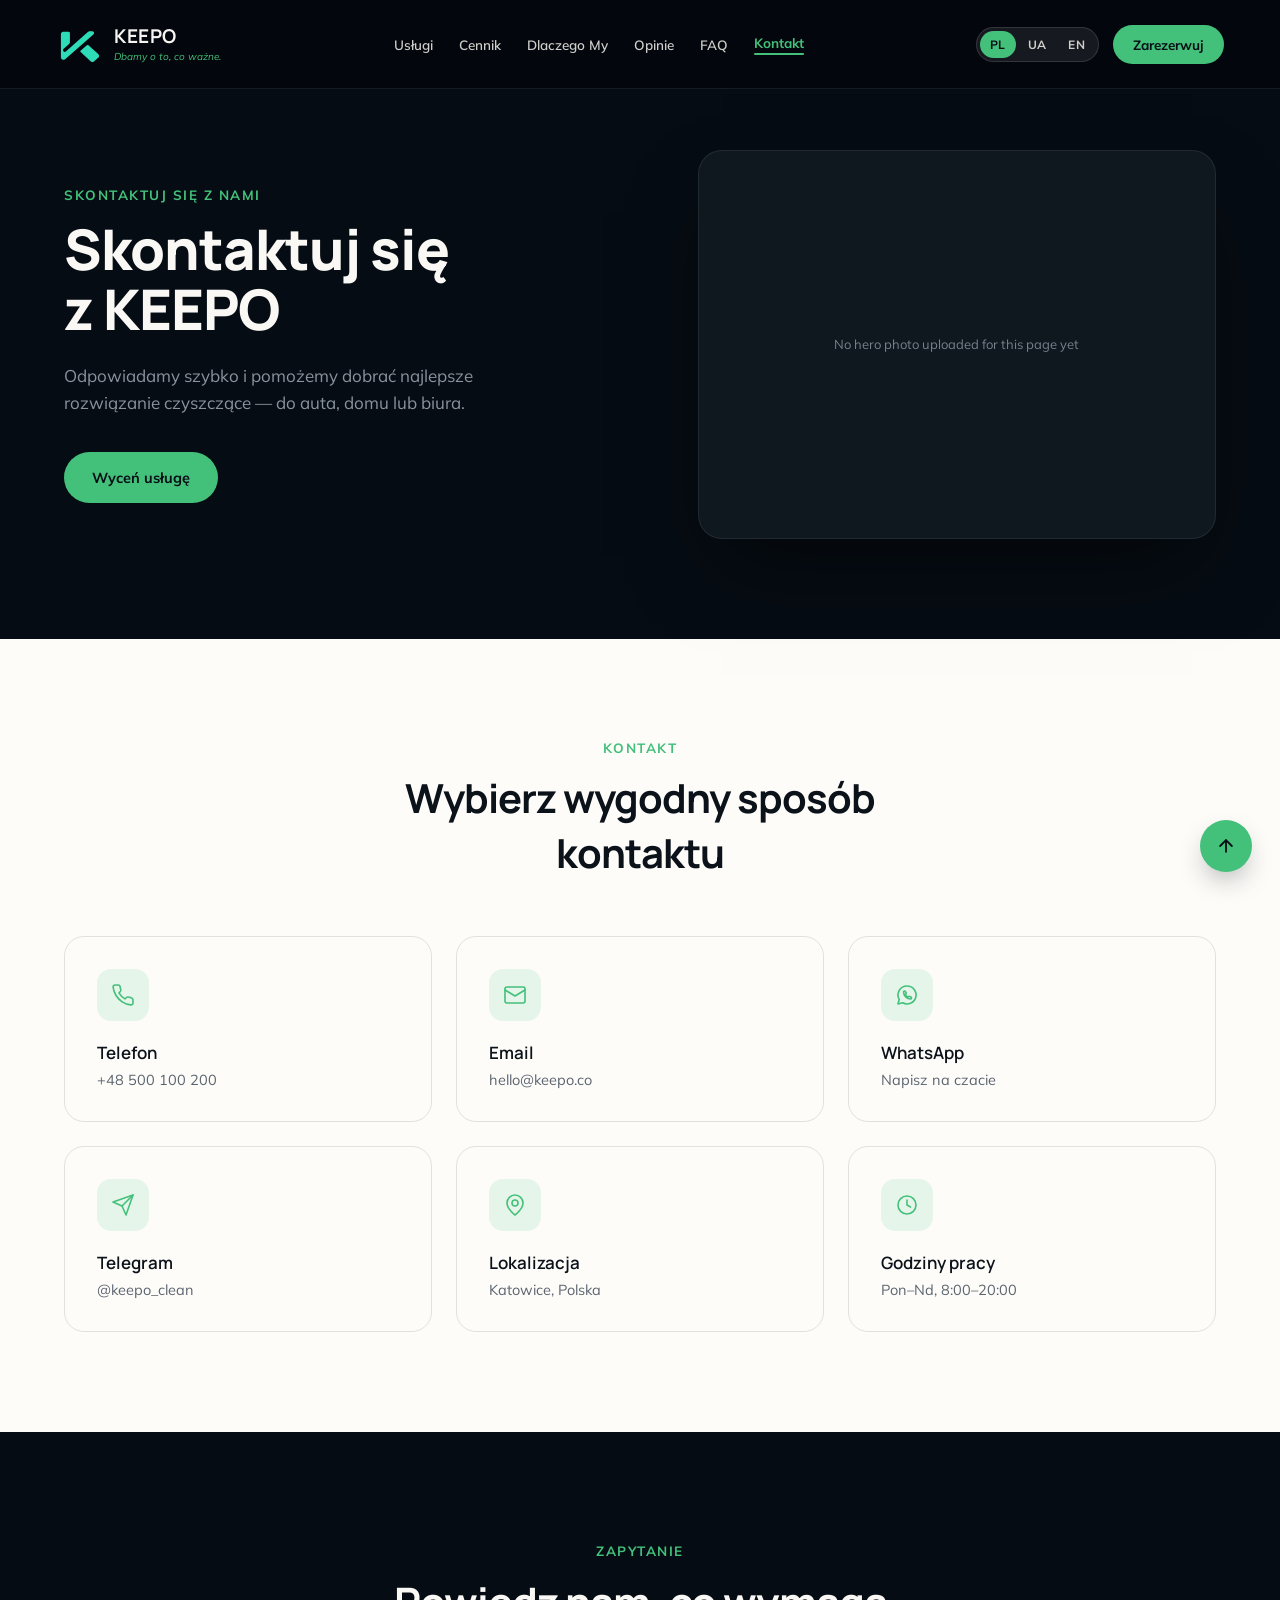
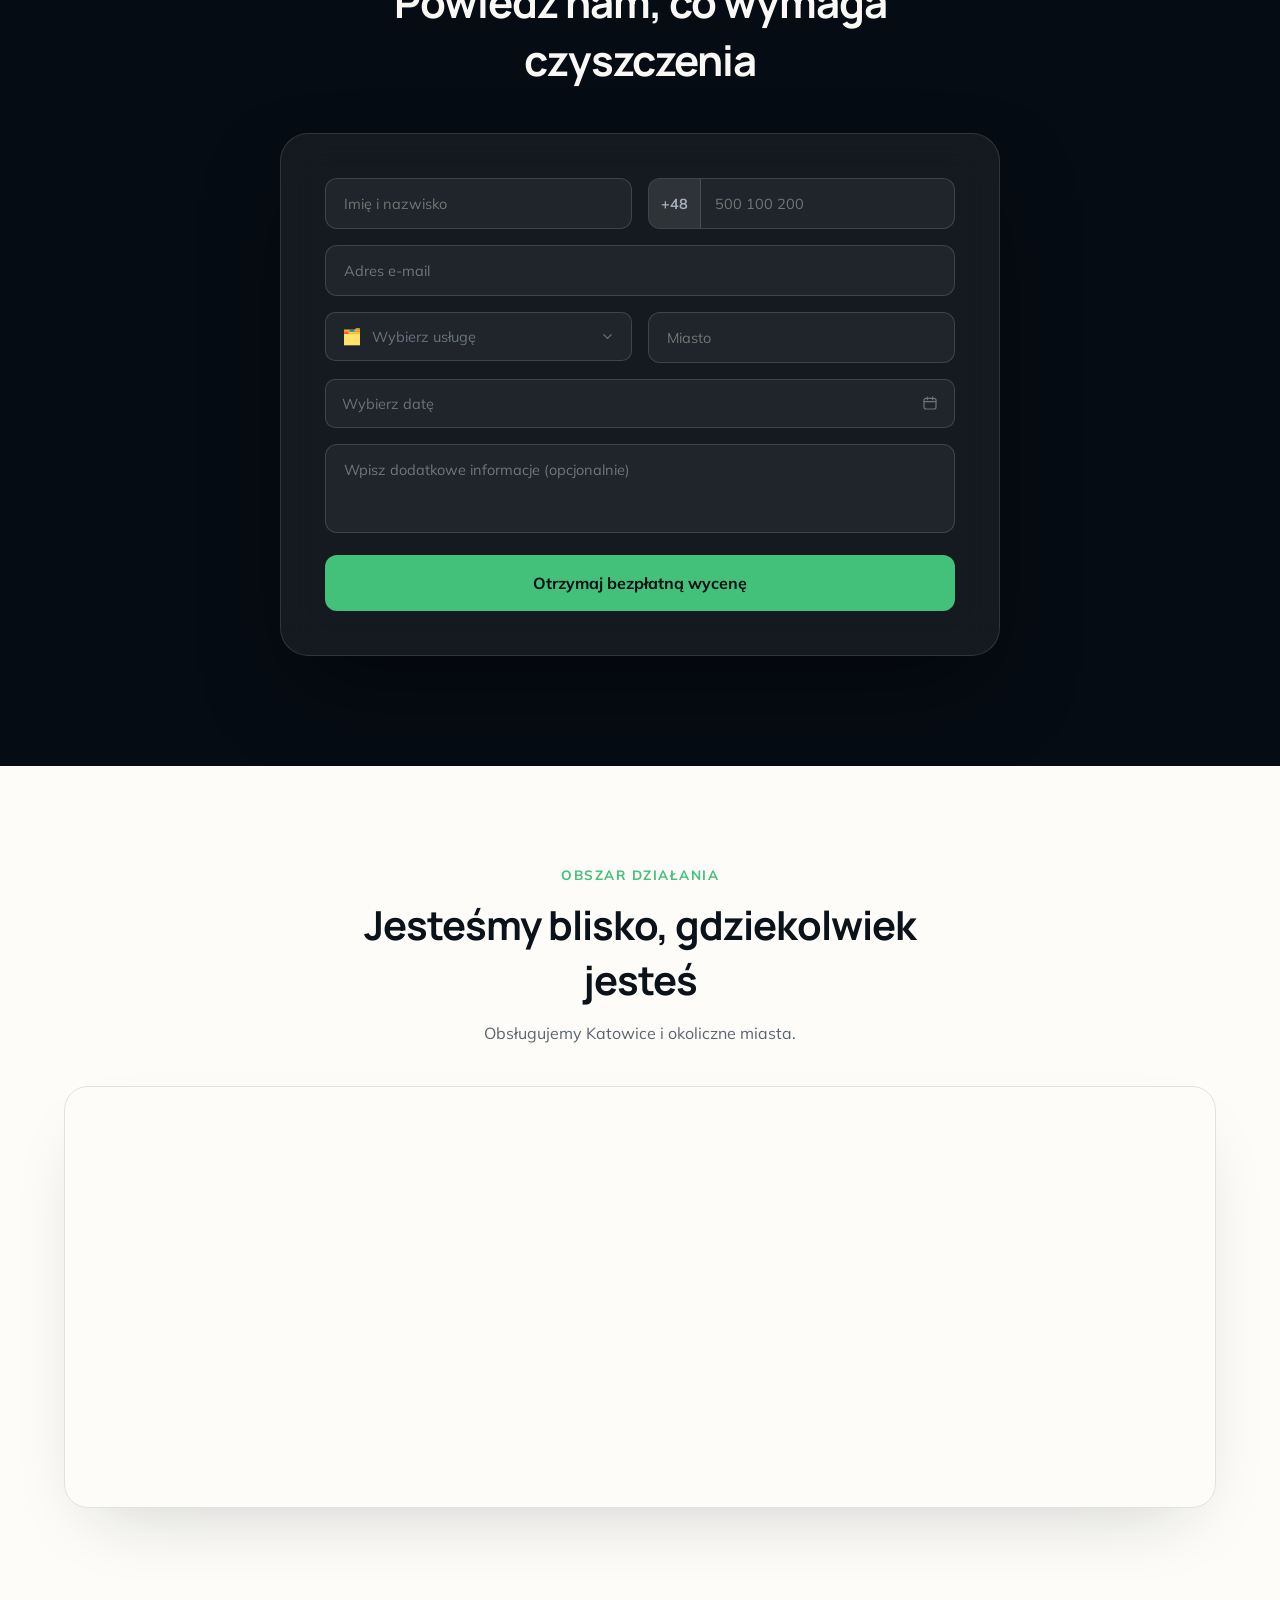
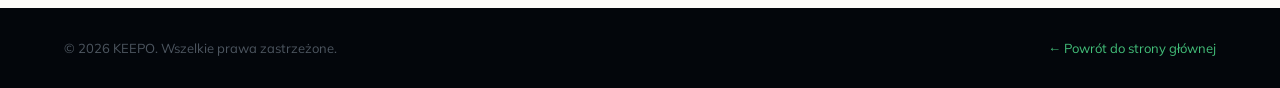
<file: contacts.html>
<!DOCTYPE html>
<html lang="pl" data-lang="pl">
<head>
<meta charset="utf-8">
<meta name="viewport" content="width=device-width, initial-scale=1">
<title>KEEPO — Kontakt</title>
<meta name="description" content="Skontaktuj się z KEEPO — telefon, e-mail, WhatsApp, Telegram lub formularz zgłoszeniowy.">
<link rel="stylesheet" href="css/styles.css">
</head>
<body data-page="contacts" style="font-family:'Mulish',sans-serif;background:oklch(0.99 0.004 90);color:oklch(0.18 0.02 250)">

<!-- NAV -->
<div class="keepo-navbar" style="position:fixed;top:0;left:0;right:0;z-index:100;display:flex;align-items:center;justify-content:space-between;padding:14px 56px;background:oklch(0.13 0.016 250 / 0.94);backdrop-filter:blur(16px);border-bottom:1px solid oklch(1 0 0 / 0.08)">
  <a href="index.html#hometop" style="display:flex;align-items:center;gap:6px;text-decoration:none">
    <svg width="52" height="60" viewBox="0 0 475 357" style="flex:none">
      <defs><linearGradient id="keepoGradNavC" x1="0" y1="357" x2="475" y2="0"><stop offset="0%" stop-color="#27d7b0"></stop><stop offset="100%" stop-color="#39e6c2"></stop></linearGradient></defs>
      <path d="M 282 189 L 224 240 L 222 244 L 223 249 L 316 335 L 328 342 L 339 342 L 349 336 L 389 300 L 393 292 L 392 279 L 378 264 L 299 193 L 290 188 Z" fill="url(#keepoGradNavC)"></path>
      <path d="M 345 69 L 335 62 L 303 62 L 291 68 L 90 248 L 81 251 L 72 249 L 65 241 L 64 232 L 67 224 L 117 180 L 127 167 L 127 78 L 123 70 L 115 66 L 64 66 L 53 71 L 48 77 L 45 86 L 45 301 L 50 315 L 56 320 L 65 323 L 75 322 L 86 316 L 341 92 L 348 80 Z" fill="url(#keepoGradNavC)"></path>
    </svg>
    <div style="display:flex;flex-direction:column;line-height:1.1;gap:4px">
      <span style="font-family:'Manrope',sans-serif;font-weight:700;font-size:19px;letter-spacing:0.5px;color:oklch(0.97 0.004 90)">KEEPO</span>
      <span style="font-size:10px;font-style:italic;color:oklch(0.72 0.15 155)" data-i18n="tagline"></span>
    </div>
  </a>
  <div class="keepo-nav-links">
    <a href="index.html#services" data-i18n="nav.services" style="color:oklch(0.85 0.004 90);text-decoration:none;font-size:13.5px;font-weight:600;white-space:nowrap"></a>
    <a href="pricing.html" data-i18n="nav.pricing" style="color:oklch(0.85 0.004 90);text-decoration:none;font-size:13.5px;font-weight:600;white-space:nowrap"></a>
    <a href="index.html#why" data-i18n="nav.why" style="color:oklch(0.85 0.004 90);text-decoration:none;font-size:13.5px;font-weight:600;white-space:nowrap"></a>
    <a href="index.html#reviews" data-i18n="nav.reviews" style="color:oklch(0.85 0.004 90);text-decoration:none;font-size:13.5px;font-weight:600;white-space:nowrap"></a>
    <a href="index.html#faq" data-i18n="nav.faq" style="color:oklch(0.85 0.004 90);text-decoration:none;font-size:13.5px;font-weight:600;white-space:nowrap"></a>
    <a href="#contact-top" style="position:relative;color:oklch(0.72 0.15 155);text-decoration:none;font-size:13.5px;font-weight:700;padding-bottom:4px;white-space:nowrap"><span data-i18n="nav.contact"></span><span style="position:absolute;left:0;right:0;bottom:0;height:2px;background:oklch(0.72 0.15 155);border-radius:2px"></span></a>
  </div>
  <div style="display:flex;align-items:center;gap:14px">
    <div style="display:flex;align-items:center;background:oklch(1 0 0 / 0.08);border:1px solid oklch(1 0 0 / 0.12);border-radius:100px;padding:3px;gap:2px">
      <button class="keepo-lang-btn" data-lang-btn="pl" style="border:none;cursor:pointer;padding:6px 10px;border-radius:100px;font-size:12px;font-weight:700;letter-spacing:0.3px">PL</button>
      <button class="keepo-lang-btn" data-lang-btn="ua" style="border:none;cursor:pointer;padding:6px 10px;border-radius:100px;font-size:12px;font-weight:700;letter-spacing:0.3px">UA</button>
      <button class="keepo-lang-btn" data-lang-btn="en" style="border:none;cursor:pointer;padding:6px 10px;border-radius:100px;font-size:12px;font-weight:700;letter-spacing:0.3px">EN</button>
    </div>
    <a href="#form" style="background:oklch(0.72 0.15 155);color:oklch(0.16 0.02 250);text-decoration:none;font-weight:700;font-size:13.5px;padding:11px 20px;border-radius:100px;white-space:nowrap" data-i18n="nav.bookNow"></a>
    <button class="keepo-nav-toggle" aria-label="Menu" style="width:38px;height:38px;border-radius:8px;background:oklch(1 0 0 / 0.08);border:1px solid oklch(1 0 0 / 0.12);cursor:pointer">
      <svg width="18" height="18" viewBox="0 0 24 24" fill="none" stroke="oklch(0.95 0.004 90)" stroke-width="2" stroke-linecap="round"><path d="M4 6h16M4 12h16M4 18h16"></path></svg>
    </button>
  </div>
  <div class="keepo-mobile-menu" style="display:none;position:absolute;top:100%;left:0;right:0;background:oklch(0.11 0.014 250 / 0.98);backdrop-filter:blur(16px);border-bottom:1px solid oklch(1 0 0 / 0.08);flex-direction:column;padding:12px 24px 20px">
    <a href="index.html#services" data-i18n="nav.services" style="color:oklch(0.85 0.004 90);text-decoration:none;font-size:15px;font-weight:600;padding:12px 0;border-bottom:1px solid oklch(1 0 0 / 0.06)"></a>
    <a href="pricing.html" data-i18n="nav.pricing" style="color:oklch(0.85 0.004 90);text-decoration:none;font-size:15px;font-weight:600;padding:12px 0;border-bottom:1px solid oklch(1 0 0 / 0.06)"></a>
    <a href="index.html#why" data-i18n="nav.why" style="color:oklch(0.85 0.004 90);text-decoration:none;font-size:15px;font-weight:600;padding:12px 0;border-bottom:1px solid oklch(1 0 0 / 0.06)"></a>
    <a href="index.html#reviews" data-i18n="nav.reviews" style="color:oklch(0.85 0.004 90);text-decoration:none;font-size:15px;font-weight:600;padding:12px 0;border-bottom:1px solid oklch(1 0 0 / 0.06)"></a>
    <a href="index.html#faq" data-i18n="nav.faq" style="color:oklch(0.85 0.004 90);text-decoration:none;font-size:15px;font-weight:600;padding:12px 0;border-bottom:1px solid oklch(1 0 0 / 0.06)"></a>
    <a href="#contact-top" data-i18n="nav.contact" style="color:oklch(0.72 0.15 155);text-decoration:none;font-size:15px;font-weight:700;padding:12px 0"></a>
  </div>
</div>

<!-- HERO -->
<div id="contact-top" style="background:oklch(0.15 0.018 250);padding:150px 64px 100px">
  <div class="keepo-hero-grid" style="max-width:1280px;margin:0 auto;display:grid;grid-template-columns:1.1fr 1fr;gap:64px;align-items:center">
    <div class="fade-in-up">
      <div style="font-size:13.5px;font-weight:700;letter-spacing:1.5px;color:oklch(0.72 0.15 155);text-transform:uppercase;margin-bottom:16px" data-i18n="hero.eyebrow"></div>
      <h1 style="font-family:'Manrope',sans-serif;font-weight:800;font-size:clamp(36px,4.8vw,56px);line-height:1.08;letter-spacing:-1px;margin:0 0 22px;color:oklch(0.98 0.004 90)" data-i18n="hero.title"></h1>
      <p style="font-size:17px;line-height:1.6;color:oklch(0.66 0.02 250);max-width:460px;margin:0 0 36px" data-i18n="hero.sub"></p>
      <a href="#form" style="display:inline-flex;align-items:center;gap:8px;background:oklch(0.72 0.15 155);color:oklch(0.16 0.02 250);text-decoration:none;font-weight:700;font-size:14.5px;padding:16px 28px;border-radius:100px" data-i18n="hero.cta"></a>
    </div>
    <div style="position:relative">
      <div style="border-radius:24px;overflow:hidden;aspect-ratio:4/3;border:1px solid oklch(1 0 0 / 0.08);box-shadow:0 40px 80px -24px oklch(0 0 0 / 0.5);background:oklch(0.2 0.02 250);display:flex;align-items:center;justify-content:center;color:oklch(0.6 0.02 250);font-size:13px;text-align:center;padding:20px">
        No hero photo uploaded for this page yet
      </div>
    </div>
  </div>
</div>

<!-- CONTACT CARDS -->
<div style="padding:100px 64px;max-width:1280px;margin:0 auto">
  <div style="text-align:center;max-width:600px;margin:0 auto 56px">
    <div style="font-size:13.5px;font-weight:700;letter-spacing:1.5px;color:oklch(0.72 0.15 155);text-transform:uppercase;margin-bottom:14px" data-i18n="cardsSection.eyebrow"></div>
    <h2 style="font-family:'Manrope',sans-serif;font-weight:700;font-size:clamp(28px,3.4vw,40px);letter-spacing:-1px;margin:0;color:oklch(0.18 0.02 250)" data-i18n="cardsSection.title"></h2>
  </div>
  <div class="keepo-cards-grid" data-contact-cards style="display:grid;grid-template-columns:repeat(3,1fr);gap:24px"></div>
</div>

<!-- FORM -->
<div id="form" style="background:oklch(0.15 0.018 250);padding:110px 64px;position:relative;overflow:hidden">
  <div style="max-width:720px;margin:0 auto;position:relative">
    <div style="text-align:center;margin-bottom:44px">
      <div style="font-size:13.5px;font-weight:700;letter-spacing:1.5px;color:oklch(0.72 0.15 155);text-transform:uppercase;margin-bottom:14px" data-i18n="form.eyebrow"></div>
      <h2 style="font-family:'Manrope',sans-serif;font-weight:700;font-size:clamp(28px,3.6vw,42px);letter-spacing:-1px;margin:0;color:oklch(0.98 0.004 90)" data-i18n="form.title"></h2>
    </div>
    <div style="background:oklch(1 0 0 / 0.06);backdrop-filter:blur(20px);border:1px solid oklch(1 0 0 / 0.12);border-radius:28px;padding:44px;box-shadow:0 40px 90px -24px oklch(0 0 0 / 0.5)" data-form-wrap>
      <div data-form-thanks style="display:none;padding:40px 0;text-align:center">
        <div style="width:56px;height:56px;border-radius:100px;background:color-mix(in oklch, oklch(0.72 0.15 155) 18%, transparent);display:flex;align-items:center;justify-content:center;margin:0 auto 20px">
          <svg width="26" height="26" viewBox="0 0 24 24" fill="none" stroke="oklch(0.72 0.15 155)" stroke-width="2" stroke-linecap="round" stroke-linejoin="round"><path d="M20 6L9 17l-5-5"></path></svg>
        </div>
        <h3 style="font-family:'Manrope',sans-serif;font-weight:700;font-size:22px;margin:0 0 10px;color:oklch(0.98 0.004 90)" data-i18n="form.thanksTitle"></h3>
        <p style="font-size:15px;color:oklch(0.62 0.02 250);margin:0" data-i18n="form.thanksMsg"></p>
      </div>
      <form data-booking-form data-form-body style="display:flex;flex-direction:column;gap:16px">
        <div class="keepo-form-grid" style="display:grid;grid-template-columns:1fr 1fr;gap:16px">
          <input required name="name" data-i18n-placeholder="form.namePh" style="padding:15px 18px;border-radius:12px;border:1px solid oklch(1 0 0 / 0.14);font-size:14.5px;outline:none;background:oklch(1 0 0 / 0.05);color:oklch(0.96 0.004 90)">
          <div style="display:flex;align-items:stretch;border-radius:12px;border:1px solid oklch(1 0 0 / 0.14);overflow:hidden;background:oklch(1 0 0 / 0.05)">
            <span style="display:flex;align-items:center;padding:0 12px;font-size:14.5px;font-weight:700;color:oklch(0.75 0.02 250);background:oklch(1 0 0 / 0.06);border-right:1px solid oklch(1 0 0 / 0.14)">+48</span>
            <input required type="tel" inputmode="numeric" data-phone name="phone" placeholder="500 100 200" style="flex:1;min-width:0;padding:15px 14px;border:none;font-size:14.5px;outline:none;background:transparent;color:oklch(0.96 0.004 90)">
          </div>
        </div>
        <input type="email" name="email" data-i18n-placeholder="form.emailPh" style="padding:15px 18px;border-radius:12px;border:1px solid oklch(1 0 0 / 0.14);font-size:14.5px;outline:none;background:oklch(1 0 0 / 0.05);color:oklch(0.96 0.004 90)">
        <div class="keepo-form-grid" style="display:grid;grid-template-columns:1fr 1fr;gap:16px">
          <div data-component="service-select" data-variant="dark" data-accent="oklch(0.72 0.15 155)" data-placeholder="" style="position:relative"><input type="hidden" name="service"></div>
          <input name="city" data-i18n-placeholder="form.cityPh" style="padding:15px 18px;border-radius:12px;border:1px solid oklch(1 0 0 / 0.14);font-size:14.5px;outline:none;background:oklch(1 0 0 / 0.05);color:oklch(0.96 0.004 90)">
        </div>
        <div data-component="date-picker" data-variant="dark" data-accent="oklch(0.72 0.15 155)" data-placeholder="" style="position:relative"><input type="hidden" name="date"></div>
        <textarea name="message" rows="3" style="width:100%;box-sizing:border-box;padding:15px 18px;border-radius:12px;border:1px solid oklch(1 0 0 / 0.14);font-size:14.5px;outline:none;resize:none;font-family:inherit;background:oklch(1 0 0 / 0.05);color:oklch(0.96 0.004 90)"></textarea>
        <button type="submit" class="keepo-submit-btn dark" style="background:oklch(0.72 0.15 155);color:oklch(0.16 0.02 250);border:none;padding:18px;border-radius:12px;font-weight:700;font-size:16px;cursor:pointer;margin-top:6px" data-i18n="form.submitBtn"></button>
      </form>
    </div>
  </div>
</div>

<!-- SERVICE AREA -->
<div id="area" style="padding:100px 64px;max-width:1280px;margin:0 auto">
  <div style="text-align:center;max-width:600px;margin:0 auto 40px">
    <div style="font-size:13.5px;font-weight:700;letter-spacing:1.5px;color:oklch(0.72 0.15 155);text-transform:uppercase;margin-bottom:14px" data-i18n="area.eyebrow"></div>
    <h2 style="font-family:'Manrope',sans-serif;font-weight:700;font-size:clamp(28px,3.4vw,40px);letter-spacing:-1px;margin:0 0 14px;color:oklch(0.18 0.02 250)" data-i18n="area.title"></h2>
    <p style="font-size:16px;color:oklch(0.5 0.02 250);line-height:1.6;margin:0" data-i18n="area.sub"></p>
  </div>
  <div style="border-radius:24px;overflow:hidden;border:1px solid oklch(0.91 0.006 90);box-shadow:0 30px 70px -30px oklch(0.2 0.02 250 / 0.2)">
    <iframe title="KEEPO service area map" src="https://www.google.com/maps?q=Katowice,Poland&z=11&output=embed" style="width:100%;height:420px;border:none;display:block" loading="lazy"></iframe>
  </div>
</div>

<!-- FOOTER -->
<div style="background:oklch(0.12 0.015 250);padding:32px 64px;display:flex;justify-content:space-between;align-items:center;flex-wrap:wrap;gap:12px">
  <span style="font-size:13px;color:oklch(0.45 0.02 250)" data-i18n="footer.copyright"></span>
  <a href="index.html" style="font-size:13px;color:oklch(0.72 0.15 155);text-decoration:none" data-i18n="footer.back"></a>
</div>

<button class="keepo-top-btn" aria-label="Back to top" style="position:fixed;right:28px;bottom:28px;z-index:99;width:52px;height:52px;border-radius:100px;background:oklch(0.72 0.15 155);border:none;box-shadow:0 12px 28px -8px oklch(0.2 0.02 250 / 0.4);display:flex;align-items:center;justify-content:center;cursor:pointer">
  <svg width="20" height="20" viewBox="0 0 24 24" fill="none" stroke="oklch(0.16 0.02 250)" stroke-width="2.2" stroke-linecap="round" stroke-linejoin="round"><path d="M12 19V5"></path><path d="M5 12l7-7 7 7"></path></svg>
</button>

<script src="js/booking-shared.js"></script>
<script src="js/i18n.js"></script>
<script src="js/components.js"></script>
<script src="js/main.js"></script>
</body>
</html>
</file>
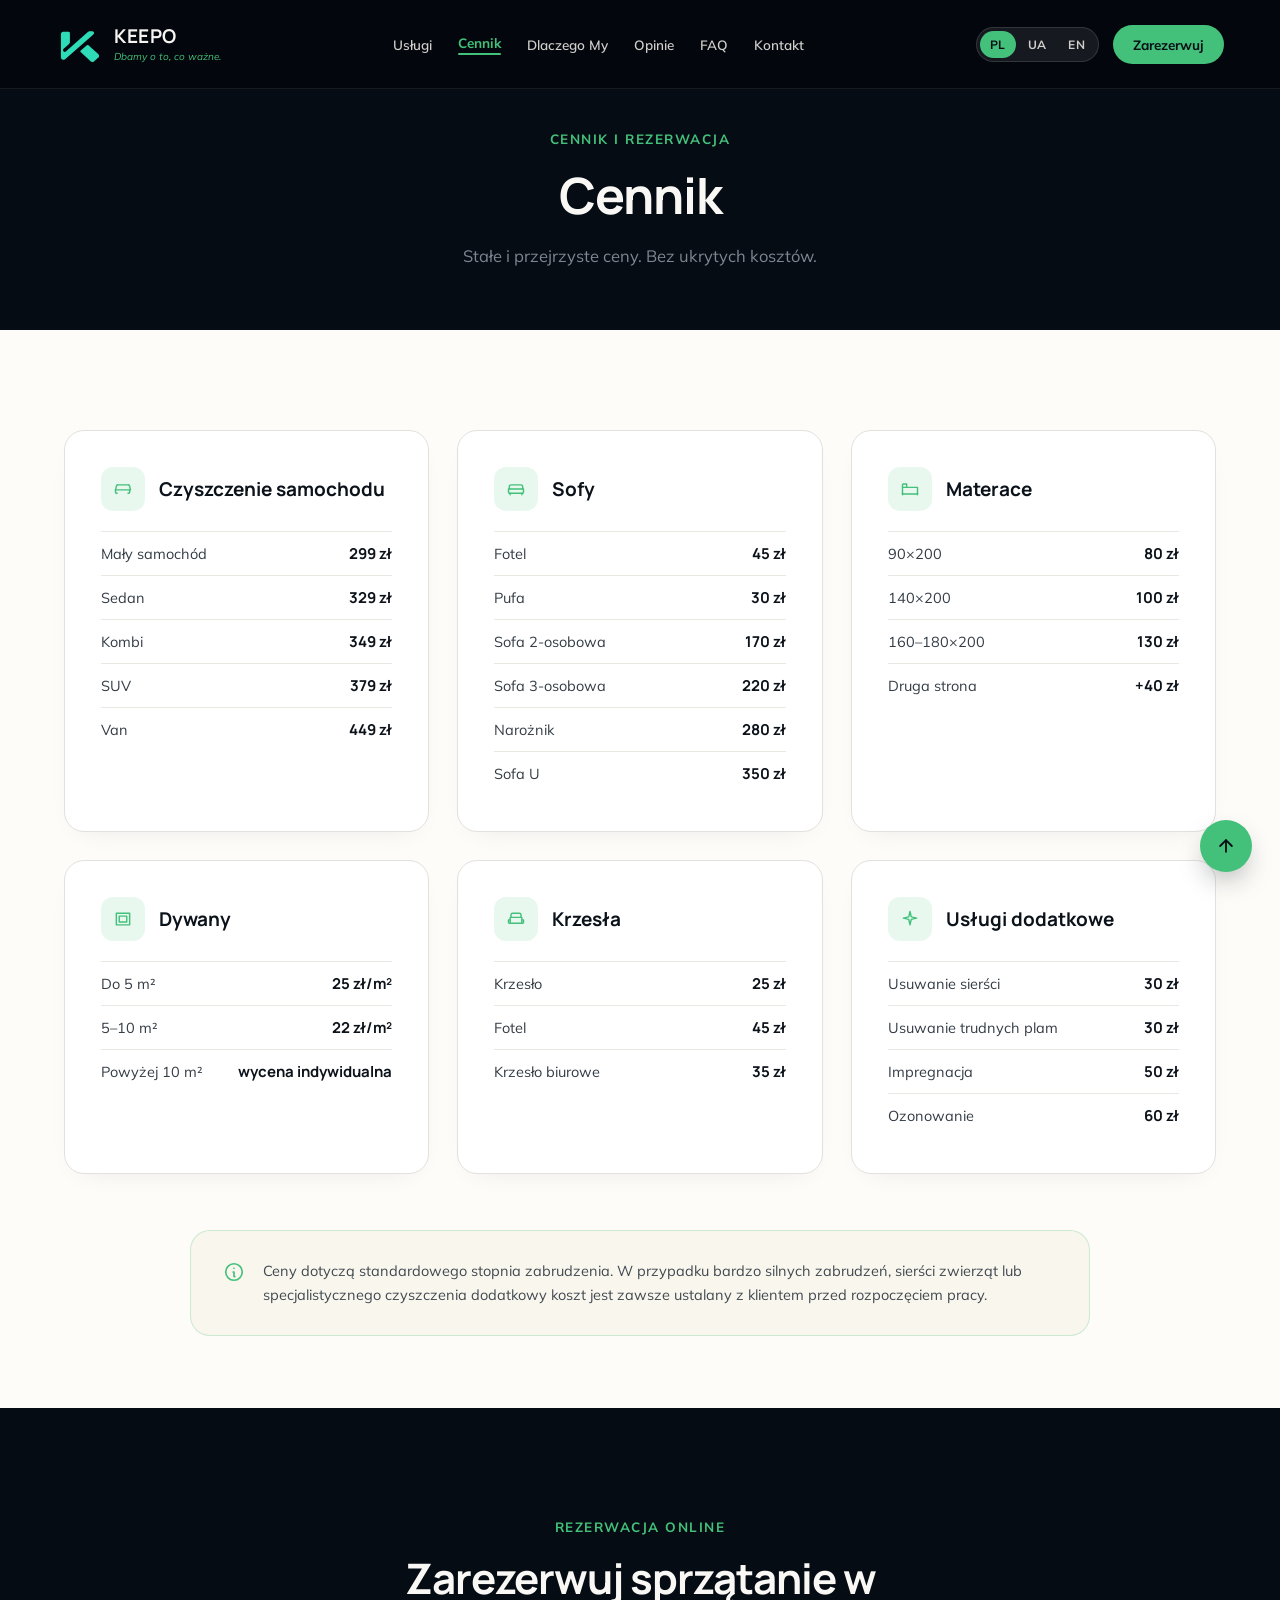
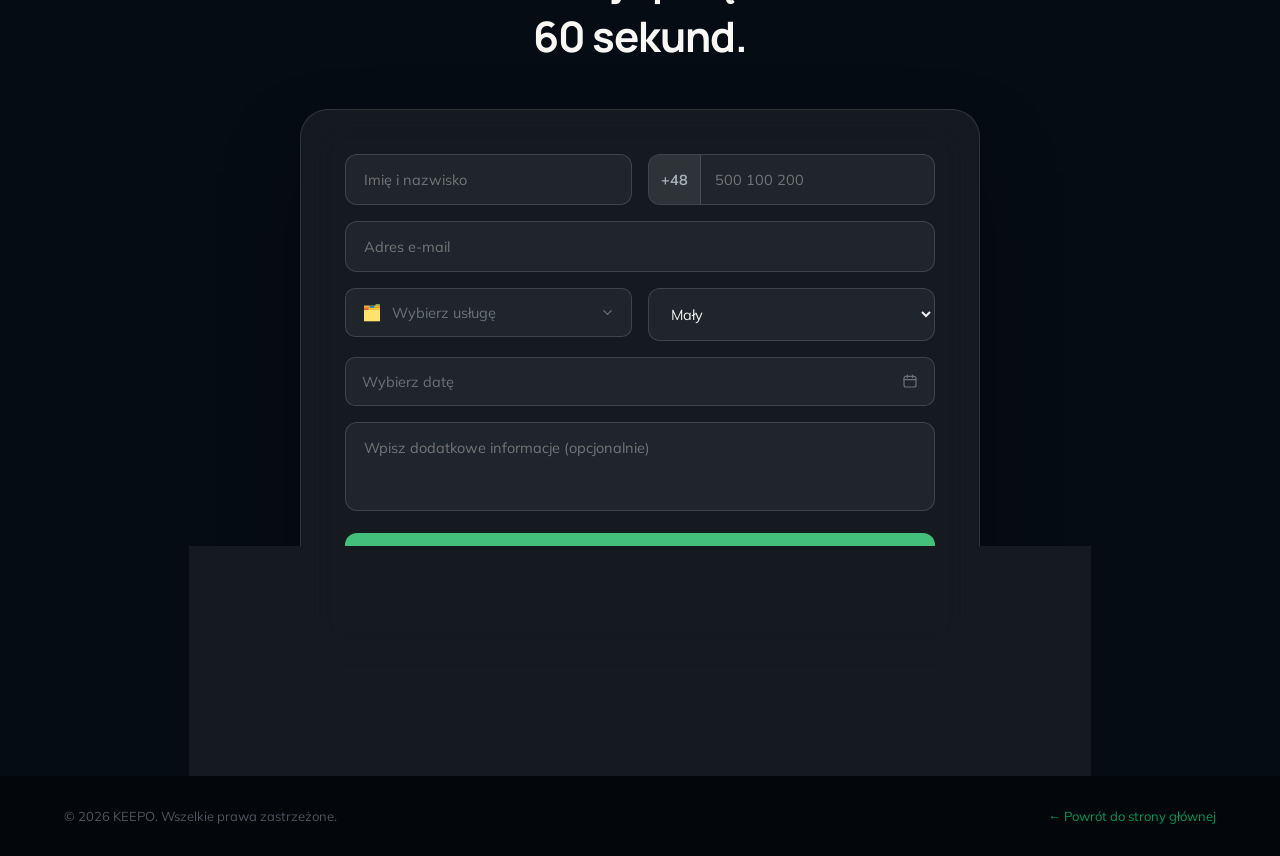
<file: pricing.html>
<!DOCTYPE html>
<html lang="pl" data-lang="pl">
<head>
<meta charset="utf-8">
<meta name="viewport" content="width=device-width, initial-scale=1">
<title>KEEPO — Cennik</title>
<meta name="description" content="Przejrzysty cennik usług czyszczenia chemicznego KEEPO — samochody, meble, dywany i więcej.">
<link rel="stylesheet" href="css/styles.css">
</head>
<body data-page="pricing" style="font-family:'Mulish',sans-serif;background:oklch(0.99 0.004 90);color:oklch(0.18 0.02 250)">

<!-- NAV -->
<div class="keepo-navbar" style="position:fixed;top:0;left:0;right:0;z-index:100;display:flex;align-items:center;justify-content:space-between;padding:14px 56px;background:oklch(0.13 0.016 250 / 0.94);backdrop-filter:blur(16px);border-bottom:1px solid oklch(1 0 0 / 0.08)">
  <a href="index.html#hometop" style="display:flex;align-items:center;gap:6px;text-decoration:none">
    <svg width="52" height="60" viewBox="0 0 475 357" style="flex:none">
      <defs><linearGradient id="keepoGradNavP" x1="0" y1="357" x2="475" y2="0"><stop offset="0%" stop-color="#27d7b0"></stop><stop offset="100%" stop-color="#39e6c2"></stop></linearGradient></defs>
      <path d="M 282 189 L 224 240 L 222 244 L 223 249 L 316 335 L 328 342 L 339 342 L 349 336 L 389 300 L 393 292 L 392 279 L 378 264 L 299 193 L 290 188 Z" fill="url(#keepoGradNavP)"></path>
      <path d="M 345 69 L 335 62 L 303 62 L 291 68 L 90 248 L 81 251 L 72 249 L 65 241 L 64 232 L 67 224 L 117 180 L 127 167 L 127 78 L 123 70 L 115 66 L 64 66 L 53 71 L 48 77 L 45 86 L 45 301 L 50 315 L 56 320 L 65 323 L 75 322 L 86 316 L 341 92 L 348 80 Z" fill="url(#keepoGradNavP)"></path>
    </svg>
    <div style="display:flex;flex-direction:column;line-height:1.1;gap:4px">
      <span style="font-family:'Manrope',sans-serif;font-weight:700;font-size:19px;letter-spacing:0.5px;color:oklch(0.97 0.004 90)">KEEPO</span>
      <span style="font-size:10px;font-style:italic;color:oklch(0.72 0.15 155)" data-i18n="tagline"></span>
    </div>
  </a>
  <div class="keepo-nav-links">
    <a href="index.html#services" data-i18n="nav.services" style="color:oklch(0.85 0.004 90);text-decoration:none;font-size:13.5px;font-weight:600;white-space:nowrap"></a>
    <a href="#pricing" style="position:relative;color:oklch(0.72 0.15 155);text-decoration:none;font-size:13.5px;font-weight:700;padding-bottom:4px;white-space:nowrap"><span data-i18n="nav.pricing"></span><span style="position:absolute;left:0;right:0;bottom:0;height:2px;background:oklch(0.72 0.15 155);border-radius:2px"></span></a>
    <a href="index.html#why" data-i18n="nav.why" style="color:oklch(0.85 0.004 90);text-decoration:none;font-size:13.5px;font-weight:600;white-space:nowrap"></a>
    <a href="index.html#reviews" data-i18n="nav.reviews" style="color:oklch(0.85 0.004 90);text-decoration:none;font-size:13.5px;font-weight:600;white-space:nowrap"></a>
    <a href="index.html#faq" data-i18n="nav.faq" style="color:oklch(0.85 0.004 90);text-decoration:none;font-size:13.5px;font-weight:600;white-space:nowrap"></a>
    <a href="contacts.html" data-i18n="nav.contact" style="color:oklch(0.85 0.004 90);text-decoration:none;font-size:13.5px;font-weight:600;white-space:nowrap"></a>
  </div>
  <div style="display:flex;align-items:center;gap:14px">
    <div style="display:flex;align-items:center;background:oklch(1 0 0 / 0.08);border:1px solid oklch(1 0 0 / 0.12);border-radius:100px;padding:3px;gap:2px">
      <button class="keepo-lang-btn" data-lang-btn="pl" style="border:none;cursor:pointer;padding:6px 10px;border-radius:100px;font-size:12px;font-weight:700;letter-spacing:0.3px">PL</button>
      <button class="keepo-lang-btn" data-lang-btn="ua" style="border:none;cursor:pointer;padding:6px 10px;border-radius:100px;font-size:12px;font-weight:700;letter-spacing:0.3px">UA</button>
      <button class="keepo-lang-btn" data-lang-btn="en" style="border:none;cursor:pointer;padding:6px 10px;border-radius:100px;font-size:12px;font-weight:700;letter-spacing:0.3px">EN</button>
    </div>
    <a href="#book" style="background:oklch(0.72 0.15 155);color:oklch(0.16 0.02 250);text-decoration:none;font-weight:700;font-size:13.5px;padding:11px 20px;border-radius:100px;white-space:nowrap" data-i18n="nav.bookNow"></a>
    <button class="keepo-nav-toggle" aria-label="Menu" style="width:38px;height:38px;border-radius:8px;background:oklch(1 0 0 / 0.08);border:1px solid oklch(1 0 0 / 0.12);cursor:pointer">
      <svg width="18" height="18" viewBox="0 0 24 24" fill="none" stroke="oklch(0.95 0.004 90)" stroke-width="2" stroke-linecap="round"><path d="M4 6h16M4 12h16M4 18h16"></path></svg>
    </button>
  </div>
  <div class="keepo-mobile-menu" style="display:none;position:absolute;top:100%;left:0;right:0;background:oklch(0.11 0.014 250 / 0.98);backdrop-filter:blur(16px);border-bottom:1px solid oklch(1 0 0 / 0.08);flex-direction:column;padding:12px 24px 20px">
    <a href="index.html#services" data-i18n="nav.services" style="color:oklch(0.85 0.004 90);text-decoration:none;font-size:15px;font-weight:600;padding:12px 0;border-bottom:1px solid oklch(1 0 0 / 0.06)"></a>
    <a href="#pricing" data-i18n="nav.pricing" style="color:oklch(0.72 0.15 155);text-decoration:none;font-size:15px;font-weight:700;padding:12px 0;border-bottom:1px solid oklch(1 0 0 / 0.06)"></a>
    <a href="index.html#why" data-i18n="nav.why" style="color:oklch(0.85 0.004 90);text-decoration:none;font-size:15px;font-weight:600;padding:12px 0;border-bottom:1px solid oklch(1 0 0 / 0.06)"></a>
    <a href="index.html#reviews" data-i18n="nav.reviews" style="color:oklch(0.85 0.004 90);text-decoration:none;font-size:15px;font-weight:600;padding:12px 0;border-bottom:1px solid oklch(1 0 0 / 0.06)"></a>
    <a href="index.html#faq" data-i18n="nav.faq" style="color:oklch(0.85 0.004 90);text-decoration:none;font-size:15px;font-weight:600;padding:12px 0;border-bottom:1px solid oklch(1 0 0 / 0.06)"></a>
    <a href="contacts.html" data-i18n="nav.contact" style="color:oklch(0.85 0.004 90);text-decoration:none;font-size:15px;font-weight:600;padding:12px 0"></a>
  </div>
</div>

<!-- HERO -->
<div style="background:oklch(0.15 0.018 250);padding:130px 64px 64px;text-align:center">
  <div style="font-size:13.5px;font-weight:700;letter-spacing:1.5px;color:oklch(0.72 0.15 155);text-transform:uppercase;margin-bottom:14px" data-i18n="hero.eyebrow"></div>
  <h1 style="font-family:'Manrope',sans-serif;font-weight:700;font-size:clamp(30px,4.4vw,50px);letter-spacing:-1px;color:oklch(0.98 0.004 90);margin:0 0 16px" data-i18n="hero.title"></h1>
  <p style="font-size:16.5px;color:oklch(0.62 0.02 250);max-width:520px;margin:0 auto" data-i18n="hero.sub"></p>
</div>

<!-- PRICING -->
<div id="pricing" style="padding:100px 64px 72px;max-width:1280px;margin:0 auto">
  <div data-categories style="display:grid;grid-template-columns:repeat(auto-fit,minmax(340px,1fr));gap:28px;margin-bottom:56px"></div>
  <div style="max-width:900px;margin:0 auto;display:flex;gap:18px;align-items:flex-start;background:color-mix(in oklch, oklch(0.72 0.15 155) 6%, oklch(0.99 0.004 90));border:1px solid color-mix(in oklch, oklch(0.72 0.15 155) 24%, transparent);border-radius:20px;padding:28px 32px">
    <svg width="22" height="22" viewBox="0 0 24 24" fill="none" stroke="oklch(0.72 0.15 155)" stroke-width="1.8" stroke-linecap="round" stroke-linejoin="round" style="flex:none;margin-top:2px"><circle cx="12" cy="12" r="9"></circle><path d="M12 8h.01"></path><path d="M11 12h1v5h1"></path></svg>
    <p data-notice style="font-size:14.5px;color:oklch(0.4 0.02 250);line-height:1.65;margin:0"></p>
  </div>
</div>

<!-- BOOKING -->
<div id="book" style="background:oklch(0.15 0.018 250);padding:110px 64px;position:relative;overflow:hidden">
  <div style="max-width:680px;margin:0 auto;position:relative">
    <div style="text-align:center;margin-bottom:44px">
      <div style="font-size:13.5px;font-weight:700;letter-spacing:1.5px;color:oklch(0.72 0.15 155);text-transform:uppercase;margin-bottom:14px" data-i18n="booking.eyebrow"></div>
      <h2 style="font-family:'Manrope',sans-serif;font-weight:700;font-size:clamp(28px,3.6vw,42px);letter-spacing:-1px;margin:0;color:oklch(0.98 0.004 90)" data-i18n="booking.title"></h2>
    </div>
    <div style="background:oklch(1 0 0 / 0.06);backdrop-filter:blur(20px);border:1px solid oklch(1 0 0 / 0.12);border-radius:28px;padding:44px;box-shadow:0 40px 90px -24px oklch(0 0 0 / 0.5)" data-form-wrap>
      <div data-form-thanks style="display:none;padding:40px 0;text-align:center">
        <div style="width:56px;height:56px;border-radius:100px;background:color-mix(in oklch, oklch(0.72 0.15 155) 18%, transparent);display:flex;align-items:center;justify-content:center;margin:0 auto 20px">
          <svg width="26" height="26" viewBox="0 0 24 24" fill="none" stroke="oklch(0.72 0.15 155)" stroke-width="2" stroke-linecap="round" stroke-linejoin="round"><path d="M20 6L9 17l-5-5"></path></svg>
        </div>
        <h3 style="font-family:'Manrope',sans-serif;font-weight:700;font-size:22px;margin:0 0 10px;color:oklch(0.98 0.004 90)" data-i18n="booking.thanksTitle"></h3>
        <p style="font-size:15px;color:oklch(0.62 0.02 250);margin:0" data-i18n="booking.thanksMsg"></p>
      </div>
      <form data-booking-form data-form-body style="display:flex;flex-direction:column;gap:16px">
        <div class="keepo-form-grid" style="display:grid;grid-template-columns:1fr 1fr;gap:16px">
          <input required name="name" data-i18n-placeholder="booking.namePh" style="padding:15px 18px;border-radius:12px;border:1px solid oklch(1 0 0 / 0.14);font-size:14.5px;outline:none;background:oklch(1 0 0 / 0.05);color:oklch(0.96 0.004 90)">
          <div style="display:flex;align-items:stretch;border-radius:12px;border:1px solid oklch(1 0 0 / 0.14);overflow:hidden;background:oklch(1 0 0 / 0.05)">
            <span style="display:flex;align-items:center;padding:0 12px;font-size:14.5px;font-weight:700;color:oklch(0.75 0.02 250);background:oklch(1 0 0 / 0.06);border-right:1px solid oklch(1 0 0 / 0.14)">+48</span>
            <input required type="tel" inputmode="numeric" data-phone name="phone" placeholder="500 100 200" style="flex:1;min-width:0;padding:15px 14px;border:none;font-size:14.5px;outline:none;background:transparent;color:oklch(0.96 0.004 90)">
          </div>
        </div>
        <input type="email" name="email" data-i18n-placeholder="booking.emailPh" style="padding:15px 18px;border-radius:12px;border:1px solid oklch(1 0 0 / 0.14);font-size:14.5px;outline:none;background:oklch(1 0 0 / 0.05);color:oklch(0.96 0.004 90)">
        <div class="keepo-form-grid" style="display:grid;grid-template-columns:1fr 1fr;gap:16px">
          <div data-component="service-select" data-variant="dark" data-accent="oklch(0.72 0.15 155)" data-placeholder="" style="position:relative"><input type="hidden" name="service"></div>
          <select data-tier-select name="tier" style="padding:15px 18px;border-radius:12px;border:1px solid oklch(1 0 0 / 0.14);font-size:14.5px;outline:none;background:oklch(1 0 0 / 0.05);color:oklch(0.96 0.004 90)"></select>
        </div>
        <div data-component="date-picker" data-variant="dark" data-accent="oklch(0.72 0.15 155)" data-placeholder="" style="position:relative"><input type="hidden" name="date"></div>
        <textarea name="message" rows="3" style="width:100%;box-sizing:border-box;padding:15px 18px;border-radius:12px;border:1px solid oklch(1 0 0 / 0.14);font-size:14.5px;outline:none;resize:none;font-family:inherit;background:oklch(1 0 0 / 0.05);color:oklch(0.96 0.004 90)"></textarea>
        <button type="submit" class="keepo-submit-btn dark" style="background:oklch(0.72 0.15 155);color:oklch(0.16 0.02 250);border:none;padding:18px;border-radius:12px;font-weight:700;font-size:16px;cursor:pointer;margin-top:6px" data-i18n="booking.submitBtn"></button>
        <p style="font-size:12.5px;color:oklch(0.55 0.02 250);text-align:center;margin:0" data-i18n="booking.note"></p>
      </form>
    </div>
  </div>
</div>

<!-- FOOTER -->
<div style="background:oklch(0.12 0.015 250);padding:32px 64px;display:flex;justify-content:space-between;align-items:center;flex-wrap:wrap;gap:12px">
  <span style="font-size:13px;color:oklch(0.45 0.02 250)" data-i18n="footer.copyright"></span>
  <a href="index.html" style="font-size:13px;color:oklch(0.6 0.15 155);text-decoration:none" data-i18n="footer.back"></a>
</div>

<button class="keepo-top-btn" aria-label="Back to top" style="position:fixed;right:28px;bottom:28px;z-index:99;width:52px;height:52px;border-radius:100px;background:oklch(0.72 0.15 155);border:none;box-shadow:0 12px 28px -8px oklch(0.2 0.02 250 / 0.4);display:flex;align-items:center;justify-content:center;cursor:pointer">
  <svg width="20" height="20" viewBox="0 0 24 24" fill="none" stroke="oklch(0.16 0.02 250)" stroke-width="2.2" stroke-linecap="round" stroke-linejoin="round"><path d="M12 19V5"></path><path d="M5 12l7-7 7 7"></path></svg>
</button>

<script src="js/booking-shared.js"></script>
<script src="js/i18n.js"></script>
<script src="js/components.js"></script>
<script src="js/main.js"></script>
</body>
</html>
</file>
<file: css/styles.css>
/* KEEPO — shared stylesheet (extracted from the design's <style> blocks) */
@import url('https://fonts.googleapis.com/css2?family=Manrope:wght@400;500;600;700;800&family=Mulish:wght@400;500;600;700&display=swap');

html { scroll-behavior: smooth; }
html, body { margin: 0; overflow-x: hidden; -webkit-font-smoothing: antialiased; text-wrap: pretty; }
body { font-family: 'Mulish', sans-serif; background: oklch(0.99 0.004 90); color: oklch(0.18 0.02 250); }
* { box-sizing: border-box; }
input, select, textarea, button { font-family: 'Mulish', sans-serif; }
a { color: oklch(0.72 0.15 155); }
a:hover { color: oklch(0.6 0.15 155); }
::selection { background: oklch(0.72 0.15 155); color: oklch(0.16 0.02 250); }
img { max-width: 100%; display: block; }

#hometop, #services, #pricing-preview, #why, #how, #reviews, #faq, #contact, #pricing, #book, #contact-top, #form {
  scroll-margin-top: 84px;
}

/* ---------- Nav ---------- */
.keepo-nav-links { display: flex; align-items: center; gap: 26px; }
.keepo-nav-toggle { display: none; align-items: center; justify-content: center; }
@media (max-width: 1150px) {
  .keepo-nav-links { display: none; }
  .keepo-nav-toggle { display: flex; }
}
.keepo-nav-book:hover { background: oklch(0.66 0.15 155) !important; transform: translateY(-1px); }

/* ---------- Keyframes ---------- */
@keyframes kFadeText { from { opacity: 0; } to { opacity: 1; } }
@keyframes fadeInUp { from { opacity: 0; transform: translateY(18px); } to { opacity: 1; transform: translateY(0); } }
@keyframes kFloatVan { 0%, 100% { transform: translateY(0); } 50% { transform: translateY(-3px); } }
@keyframes kCardIn { from { opacity: 0; transform: translateY(12px); } to { opacity: 1; transform: translateY(0); } }
@keyframes kBreathe {
  0%, 100% { transform: scale(1); box-shadow: 0 8px 20px -8px oklch(0 0 0 / 0.35); }
  50% { transform: scale(1.01); box-shadow: 0 10px 23px -8px oklch(0 0 0 / 0.4); }
}
@keyframes kDpIn { from { opacity: 0; transform: translateY(-6px) scale(.96); } to { opacity: 1; transform: translateY(0) scale(1); } }
@keyframes kSelIn { from { opacity: 0; transform: scale(.97); } to { opacity: 1; transform: scale(1); } }

.fade-in-up { animation: fadeInUp .6s ease-out both; }
.fade-in-up-1 { animation: fadeInUp .6s ease-out .1s both; }
.fade-in-up-2 { animation: fadeInUp .6s ease-out .2s both; }
.fade-in-up-3 { animation: fadeInUp .6s ease-out .3s both; }

/* ---------- Hero (index) ---------- */
.keepo-van-float { animation: fadeInUp .7s ease-out .35s both, kFloatVan 7s ease-in-out 1.05s infinite; }
.keepo-van-visual { transition: transform .3s ease, box-shadow .3s ease; }
.keepo-van-visual:hover { transform: scale(1.01); box-shadow: 0 44px 90px -18px oklch(0 0 0 / 0.55); }
.keepo-hero-badge { animation: kCardIn .6s ease-out .4s both, kBreathe 4.5s ease-in-out 1s infinite; }
.keepo-hero-badge:hover {
  animation-play-state: paused;
  transform: scale(1.02) !important;
  box-shadow: 0 10px 26px -8px oklch(0 0 0 / 0.5) !important;
  transition: transform .2s ease, box-shadow .2s ease;
}
@media (prefers-reduced-motion: reduce) {
  .keepo-van-float, .keepo-hero-badge { animation: none !important; }
}
.keepo-hero-cta-primary {
  transition: transform 200ms ease-out, box-shadow 200ms ease-out, background-color 200ms ease-out;
  box-shadow: 0 0 0 0 transparent;
}
.keepo-hero-cta-primary:hover {
  transform: translateY(-2px);
  box-shadow: 0 14px 28px -10px rgba(20,20,40,0.35);
  background-color: oklch(0.66 0.15 155);
}
.keepo-hero-cta-primary:active {
  transform: translateY(0);
  box-shadow: 0 4px 10px -6px rgba(20,20,40,0.3);
  transition: transform 100ms ease-out, box-shadow 100ms ease-out;
}
.keepo-hero-cta-secondary { transition: transform .2s ease, border-color .2s ease; }
.keepo-hero-cta-secondary:hover { border-color: oklch(1 0 0 / 0.4); transform: translateY(-2px); }

/* ---------- Services ---------- */
.keepo-services-grid { display: grid; grid-template-columns: 1fr 1fr; gap: 32px; }
@media (max-width: 900px) { .keepo-services-grid { grid-template-columns: 1fr; } }
.keepo-svc-img { transition: transform .5s ease; }
.keepo-svc-card { transition: all .3s ease; }
.keepo-svc-card:hover .keepo-svc-img { transform: scale(1.06); }
.keepo-svc-card:hover { transform: translateY(-8px); box-shadow: 0 32px 64px -20px oklch(0.2 0.02 250 / 0.18); border-color: oklch(0.85 0.006 90); }
.keepo-svc-btn { transition: all .25s ease; }
.keepo-svc-card:hover .keepo-svc-btn { gap: 12px; }

/* ---------- Pricing preview cards ---------- */
.keepo-price-card:hover { transform: translateY(-4px); box-shadow: 0 20px 40px -18px oklch(0.2 0.02 250 / 0.2); }

/* ---------- Why-choose bento grid ---------- */
.keepo-why-grid {
  display: grid; gap: 1px;
  grid-template-columns: 1.4fr 1fr 1fr;
  grid-template-rows: auto auto auto;
  grid-template-areas: "mobile equipment experienced" "mobile eco fast" "pricing pricing pricing";
}
.keepo-why-mobile { grid-area: mobile; }
.keepo-why-equipment { grid-area: equipment; }
.keepo-why-experienced { grid-area: experienced; }
.keepo-why-eco { grid-area: eco; }
.keepo-why-fast { grid-area: fast; }
.keepo-why-pricing { grid-area: pricing; }
@media (max-width: 1000px) {
  .keepo-why-grid { grid-template-columns: 1fr 1fr; grid-template-areas: "mobile mobile" "equipment experienced" "eco fast" "pricing pricing"; }
}
@media (max-width: 640px) {
  .keepo-why-grid { grid-template-columns: 1fr; grid-template-areas: "mobile" "equipment" "experienced" "eco" "fast" "pricing"; }
}

/* ---------- Before/After + reviews arrows ---------- */
.keepo-ba-arrow, .keepo-review-arrow {
  transition: background .2s ease;
}
.keepo-ba-arrow:hover, .keepo-review-arrow:hover { background: oklch(0.72 0.15 155 / 0.12) !important; }
.keepo-ba-dot, .keepo-review-dot { border: none; cursor: pointer; padding: 0; border-radius: 100px; height: 8px; transition: all .25s ease; }

/* ---------- How-it-works step cards ---------- */
.keepo-step-card { transition: all .25s ease; }
.keepo-step-card:hover { transform: translateY(-8px); box-shadow: 0 24px 48px -16px oklch(0.2 0.02 250 / 0.14); border-color: oklch(0.85 0.006 90); }

/* ---------- FAQ ---------- */
.keepo-faq-item { background: oklch(0.99 0.004 90); border: 1px solid oklch(0.91 0.006 90); border-radius: 16px; margin-bottom: 12px; overflow: hidden; }
.keepo-faq-q { display: flex; align-items: center; justify-content: space-between; padding: 22px 26px; cursor: pointer; gap: 16px; }
.keepo-faq-icon { flex: none; width: 26px; height: 26px; border-radius: 100px; background: oklch(0.72 0.15 155 / 0.12); display: flex; align-items: center; justify-content: center; transition: transform .25s ease; }
.keepo-faq-item.open .keepo-faq-icon { transform: rotate(180deg); }
.keepo-faq-a-wrap { display: grid; grid-template-rows: 0fr; transition: grid-template-rows .3s ease; }
.keepo-faq-item.open .keepo-faq-a-wrap { grid-template-rows: 1fr; }
.keepo-faq-a-inner { overflow: hidden; }

/* ---------- Contact / submit buttons ---------- */
.keepo-form-grid > * { min-width: 0; }
.keepo-submit-btn { transition: background-color .2s ease, filter .2s ease, transform .2s ease; }
.keepo-submit-btn:hover { background-color: oklch(0.66 0.15 155); }
.keepo-submit-btn.dark:hover { filter: brightness(0.92); transform: translateY(-2px); }

/* ---------- Footer / socials ---------- */
.keepo-social:hover { background: oklch(1 0 0 / 0.12) !important; }
.keepo-footer-link:hover { color: oklch(0.85 0.02 250); }

/* ---------- Back to top ---------- */
.keepo-top-btn { transition: background-color .2s ease, transform .2s ease; }
.keepo-top-btn:hover { background: oklch(0.66 0.15 155); transform: translateY(-3px); }

/* ---------- Date picker / service select (vanilla components) ---------- */
.keepo-dp-day:not(:disabled):not(.dp-selected):hover { background: var(--dp-hover) !important; }
.keepo-dp-navbtn:hover { filter: brightness(0.94); }
.keepo-select-opt:hover { background: #F2FCF5; }

/* ---------- Pricing page ---------- */
.keepo-cat-card:hover { transform: translateY(-4px); box-shadow: 0 20px 40px -18px oklch(0.2 0.02 250 / 0.2); }

/* ---------- Contacts page ---------- */
.keepo-contact-card { transition: all .25s ease; }
.keepo-contact-card:hover { transform: translateY(-6px); box-shadow: 0 24px 48px -16px oklch(0.2 0.02 250 / 0.14); border-color: oklch(0.85 0.006 90); }

/* ---------- Responsive: shared tablet/mobile rules ---------- */
@media (max-width: 1023px) {
  .keepo-ba-arrow, .keepo-review-arrow { display: none !important; }
  #hometop, #services, #pricing-preview, #why, #how, #reviews, #faq, #contact, .keepo-ba-section { padding-left: 40px; padding-right: 40px; }
}
@media (max-width: 860px) {
  .keepo-hero-grid { grid-template-columns: 1fr !important; }
  .keepo-form-grid { grid-template-columns: 1fr !important; }
  .keepo-cards-grid { grid-template-columns: repeat(2, 1fr) !important; }
}
@media (max-width: 767px) {
  .keepo-navbar { padding: 12px 18px !important; }
  .keepo-nav-logo { width: 36px !important; height: 42px !important; }
  .keepo-nav-desktop-extra { display: none !important; }
  #hometop { padding: 96px 20px 48px !important; }
  .keepo-hero-grid { grid-template-columns: 1fr !important; gap: 36px !important; padding-bottom: 0 !important; }
  .keepo-hero-grid h1 { font-size: 30px !important; }
  .keepo-hero-chips { gap: 16px !important; justify-content: space-between !important; }
  #services, #pricing-preview, #why, #how, #reviews, #faq, #contact, .keepo-ba-section { padding-left: 20px !important; padding-right: 20px !important; padding-top: 64px !important; padding-bottom: 64px !important; }
  #pricing-preview { padding-top: 0 !important; }
  .keepo-svc-card-body { padding: 24px !important; }
  .keepo-why-mobile { padding: 32px !important; }
  .keepo-contact-grid { grid-template-columns: 1fr !important; gap: 40px !important; }
  .keepo-form-grid { grid-template-columns: 1fr !important; }
  .keepo-footer { padding: 48px 20px 24px !important; }
  .keepo-footer-grid { grid-template-columns: 1fr 1fr !important; gap: 28px !important; }
  .keepo-ba-section { margin-left: 0 !important; margin-right: 0 !important; }
}
@media (max-width: 560px) {
  .keepo-price-grid { grid-template-columns: 1fr !important; }
}
</file>
